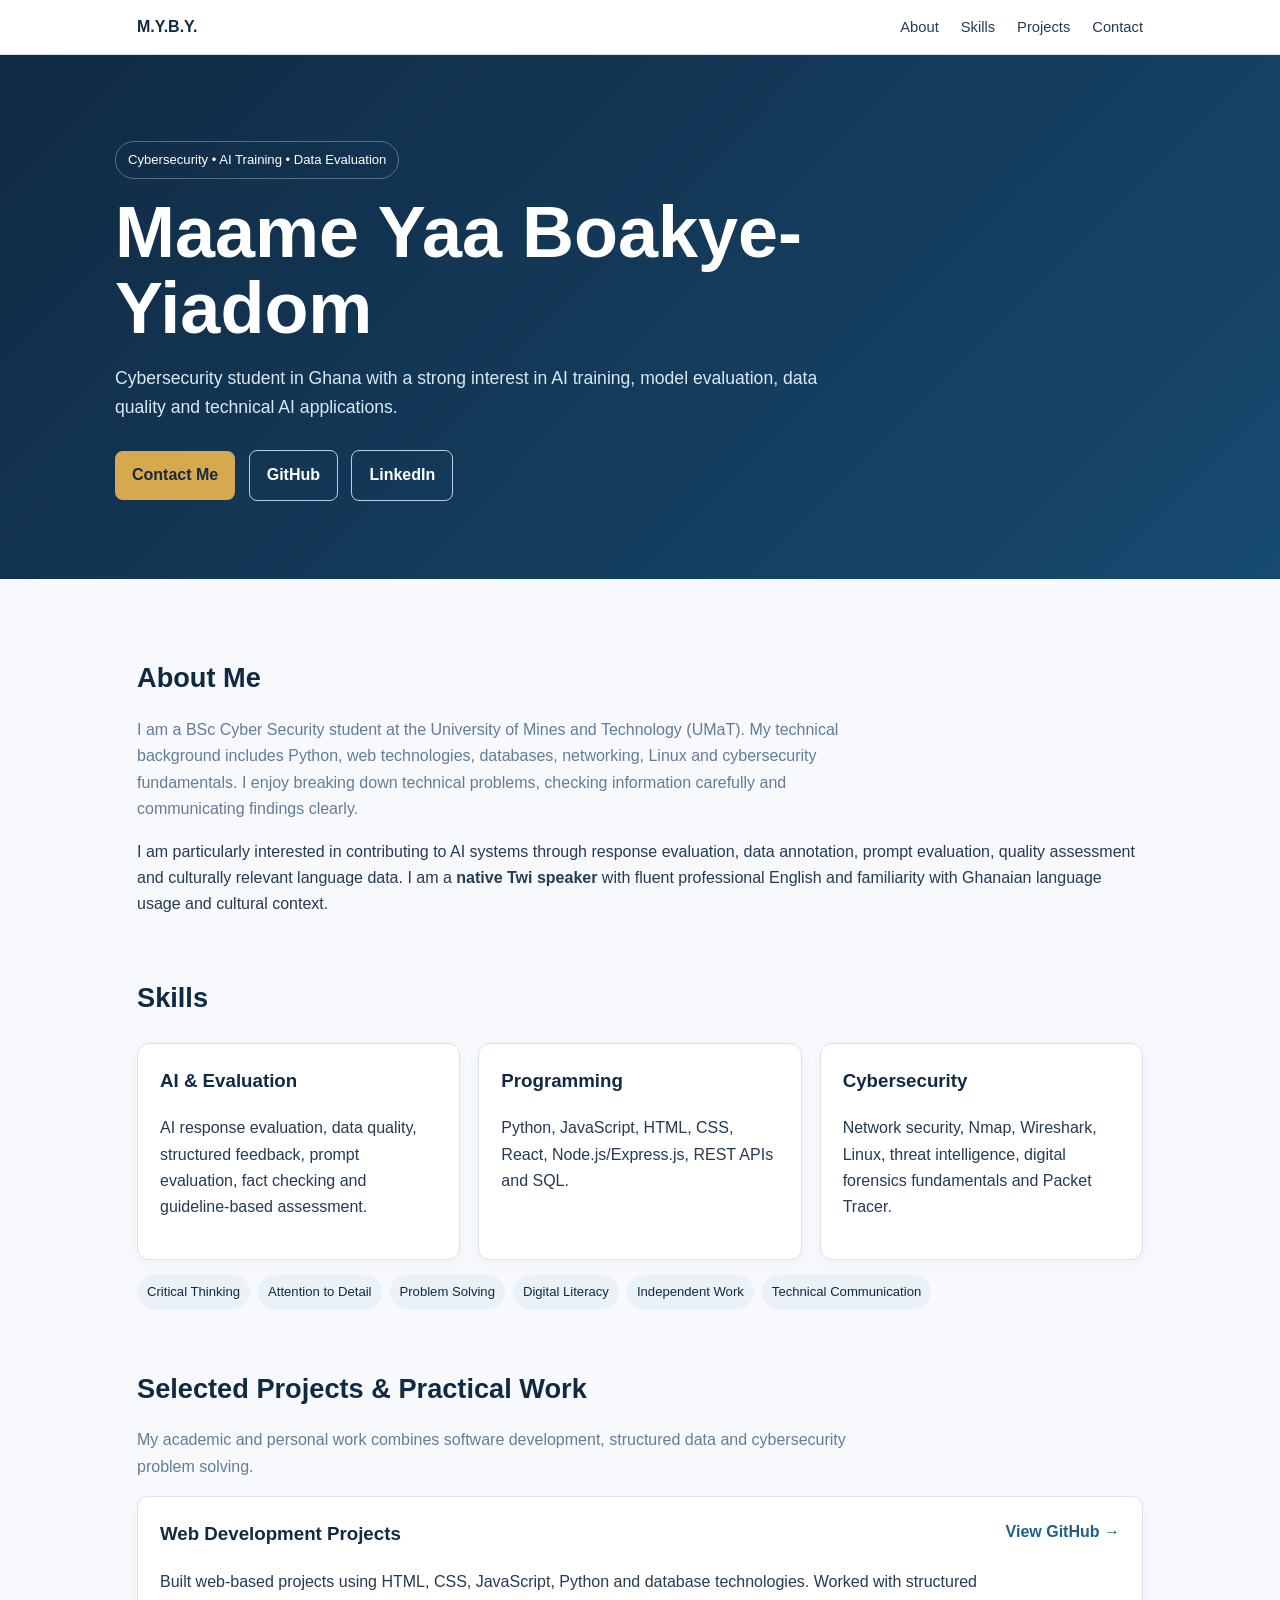
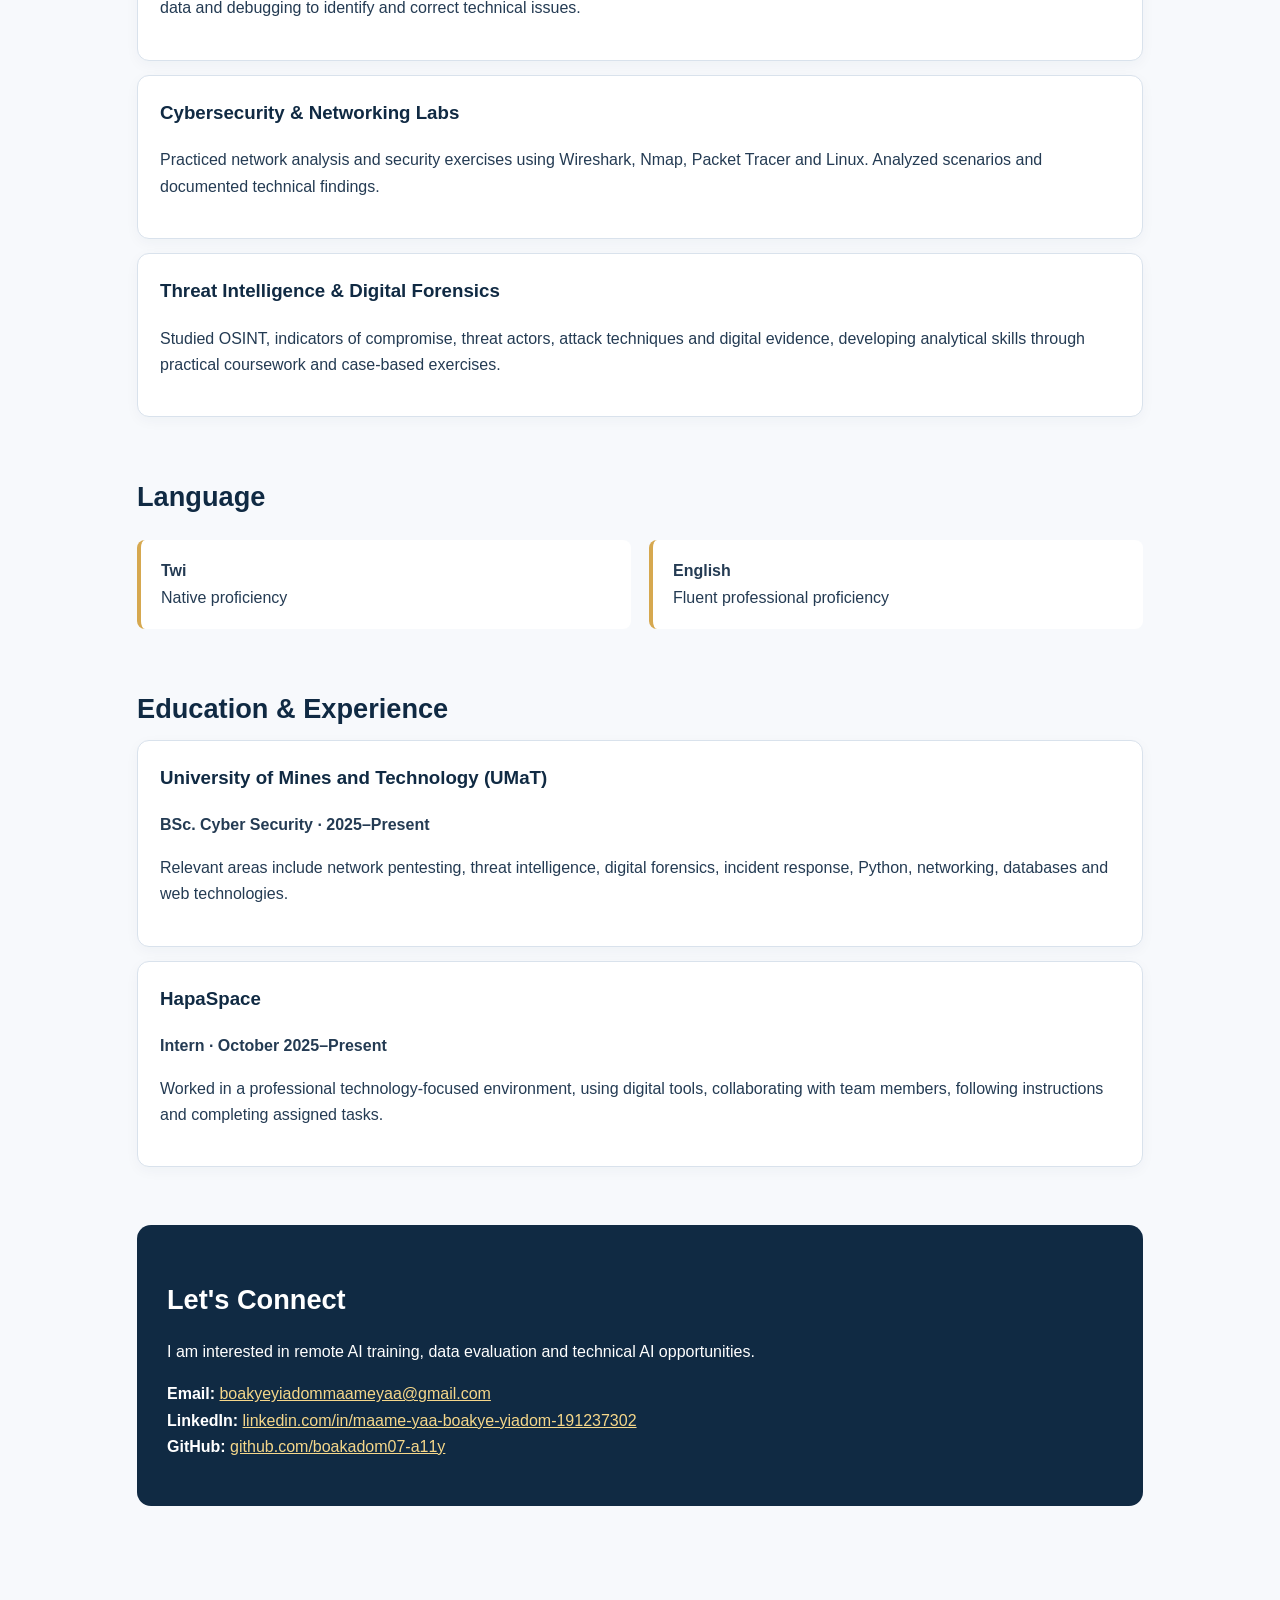
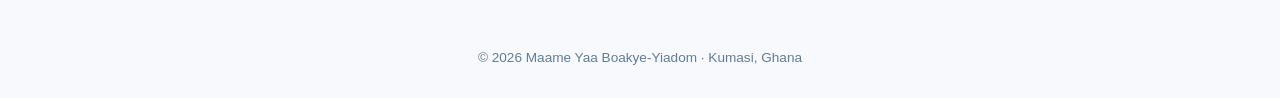
<file: my-portfolio/index.html>
<!DOCTYPE html>
<html lang="en">
<head>
<meta charset="UTF-8">
<meta name="viewport" content="width=device-width, initial-scale=1.0">
<meta name="description" content="Maame Yaa Boakye-Yiadom — Cybersecurity student interested in AI training, evaluation, data quality and technical AI applications.">
<title>Maame Yaa Boakye-Yiadom | AI Training & Cybersecurity</title>
<style>
:root{--navy:#102a43;--blue:#1f5f8b;--gold:#d6a84f;--ink:#243b53;--muted:#627d98;--bg:#f7f9fc;--white:#fff;--line:#d9e2ec}
*{box-sizing:border-box}html{scroll-behavior:smooth}body{margin:0;font-family:Inter,Segoe UI,Arial,sans-serif;color:var(--ink);background:var(--bg);line-height:1.65}
nav{position:sticky;top:0;z-index:10;background:rgba(255,255,255,.96);border-bottom:1px solid var(--line);backdrop-filter:blur(8px)}
.nav{max-width:1050px;margin:auto;padding:14px 22px;display:flex;justify-content:space-between;align-items:center}.brand{font-weight:800;color:var(--navy)}nav a{color:var(--ink);text-decoration:none;margin-left:22px;font-size:.92rem}
.hero{background:linear-gradient(135deg,var(--navy),#174a70);color:white;padding:86px 22px 78px}.hero-inner{max-width:1050px;margin:auto}
.badge{display:inline-block;border:1px solid rgba(255,255,255,.3);padding:7px 12px;border-radius:999px;font-size:.82rem;margin-bottom:16px}
h1{font-size:clamp(2.3rem,6vw,4.5rem);line-height:1.05;margin:0 0 18px;max-width:800px} .hero p{font-size:1.1rem;max-width:720px;color:#d9e8f3}
.buttons{margin-top:28px}.btn{display:inline-block;padding:11px 17px;border-radius:8px;text-decoration:none;font-weight:700;margin-right:9px}.primary{background:var(--gold);color:#172b3a}.secondary{border:1px solid #b9d0e2;color:white}
main{max-width:1050px;margin:auto;padding:55px 22px}section{margin-bottom:58px}h2{font-size:1.7rem;color:var(--navy);margin-bottom:8px}.lead{color:var(--muted);max-width:760px}
.grid{display:grid;grid-template-columns:repeat(3,1fr);gap:18px;margin-top:22px}.card{background:white;border:1px solid var(--line);border-radius:12px;padding:22px;box-shadow:0 4px 14px rgba(16,42,67,.04)}.card h3{margin-top:0;color:var(--navy)}
.tags{display:flex;flex-wrap:wrap;gap:8px;margin-top:15px}.tag{background:#eaf2f8;color:var(--navy);padding:6px 10px;border-radius:999px;font-size:.82rem}
.project{display:flex;justify-content:space-between;gap:20px;align-items:flex-start}.project a{color:var(--blue);font-weight:700;text-decoration:none;white-space:nowrap}
.lang{display:grid;grid-template-columns:1fr 1fr;gap:18px;margin-top:20px}.lang div{background:white;border-left:4px solid var(--gold);padding:18px 20px;border-radius:8px}
.contact{background:var(--navy);color:white;border-radius:14px;padding:30px}.contact h2{color:white}.contact a{color:#f5d78a}
footer{text-align:center;padding:28px;color:var(--muted);font-size:.85rem}
@media(max-width:720px){.grid,.lang{grid-template-columns:1fr}.project{display:block}.project a{display:inline-block;margin-top:8px}nav a{margin-left:10px}.nav{padding:12px 14px}}
</style>
</head>
<body>
<nav><div class="nav"><div class="brand">M.Y.B.Y.</div><div><a href="#about">About</a><a href="#skills">Skills</a><a href="#projects">Projects</a><a href="#contact">Contact</a></div></div></nav>

<header class="hero">
<div class="hero-inner">
<span class="badge">Cybersecurity • AI Training • Data Evaluation</span>
<h1>Maame Yaa Boakye-Yiadom</h1>
<p>Cybersecurity student in Ghana with a strong interest in AI training, model evaluation, data quality and technical AI applications.</p>
<div class="buttons">
<a class="btn primary" href="mailto:boakyeyiadommaameyaa@gmail.com">Contact Me</a>
<a class="btn secondary" href="https://github.com/boakadom07-a11y" target="_blank">GitHub</a>
<a class="btn secondary" href="https://www.linkedin.com/in/maame-yaa-boakye-yiadom-191237302" target="_blank">LinkedIn</a>
</div>
</div>
</header>

<main>
<section id="about">
<h2>About Me</h2>
<p class="lead">I am a BSc Cyber Security student at the University of Mines and Technology (UMaT). My technical background includes Python, web technologies, databases, networking, Linux and cybersecurity fundamentals. I enjoy breaking down technical problems, checking information carefully and communicating findings clearly.</p>
<p>I am particularly interested in contributing to AI systems through response evaluation, data annotation, prompt evaluation, quality assessment and culturally relevant language data. I am a <strong>native Twi speaker</strong> with fluent professional English and familiarity with Ghanaian language usage and cultural context.</p>
</section>

<section id="skills">
<h2>Skills</h2>
<div class="grid">
<div class="card"><h3>AI & Evaluation</h3><p>AI response evaluation, data quality, structured feedback, prompt evaluation, fact checking and guideline-based assessment.</p></div>
<div class="card"><h3>Programming</h3><p>Python, JavaScript, HTML, CSS, React, Node.js/Express.js, REST APIs and SQL.</p></div>
<div class="card"><h3>Cybersecurity</h3><p>Network security, Nmap, Wireshark, Linux, threat intelligence, digital forensics fundamentals and Packet Tracer.</p></div>
</div>
<div class="tags"><span class="tag">Critical Thinking</span><span class="tag">Attention to Detail</span><span class="tag">Problem Solving</span><span class="tag">Digital Literacy</span><span class="tag">Independent Work</span><span class="tag">Technical Communication</span></div>
</section>

<section id="projects">
<h2>Selected Projects & Practical Work</h2>
<p class="lead">My academic and personal work combines software development, structured data and cybersecurity problem solving.</p>
<div class="card project"><div><h3>Web Development Projects</h3><p>Built web-based projects using HTML, CSS, JavaScript, Python and database technologies. Worked with structured data and debugging to identify and correct technical issues.</p></div><a href="https://github.com/boakadom07-a11y" target="_blank">View GitHub →</a></div>
<div style="height:14px"></div>
<div class="card project"><div><h3>Cybersecurity & Networking Labs</h3><p>Practiced network analysis and security exercises using Wireshark, Nmap, Packet Tracer and Linux. Analyzed scenarios and documented technical findings.</p></div></div>
<div style="height:14px"></div>
<div class="card"><h3>Threat Intelligence & Digital Forensics</h3><p>Studied OSINT, indicators of compromise, threat actors, attack techniques and digital evidence, developing analytical skills through practical coursework and case-based exercises.</p></div>
</section>

<section>
<h2>Language</h2>
<div class="lang"><div><strong>Twi</strong><br>Native proficiency</div><div><strong>English</strong><br>Fluent professional proficiency</div></div>
</section>

<section>
<h2>Education & Experience</h2>
<div class="card"><h3>University of Mines and Technology (UMaT)</h3><p><strong>BSc. Cyber Security · 2025–Present</strong></p><p>Relevant areas include network pentesting, threat intelligence, digital forensics, incident response, Python, networking, databases and web technologies.</p></div>
<div style="height:14px"></div>
<div class="card"><h3>HapaSpace</h3><p><strong>Intern · October 2025–Present</strong></p><p>Worked in a professional technology-focused environment, using digital tools, collaborating with team members, following instructions and completing assigned tasks.</p></div>
</section>

<section id="contact">
<div class="contact"><h2>Let's Connect</h2><p>I am interested in remote AI training, data evaluation and technical AI opportunities.</p><p><strong>Email:</strong> <a href="mailto:boakyeyiadommaameyaa@gmail.com">boakyeyiadommaameyaa@gmail.com</a><br>
<strong>LinkedIn:</strong> <a href="https://www.linkedin.com/in/maame-yaa-boakye-yiadom-191237302" target="_blank">linkedin.com/in/maame-yaa-boakye-yiadom-191237302</a><br>
<strong>GitHub:</strong> <a href="https://github.com/boakadom07-a11y" target="_blank">github.com/boakadom07-a11y</a></p></div>
</section>
</main>
<footer>© 2026 Maame Yaa Boakye-Yiadom · Kumasi, Ghana</footer>
</body>
</html>
</file>
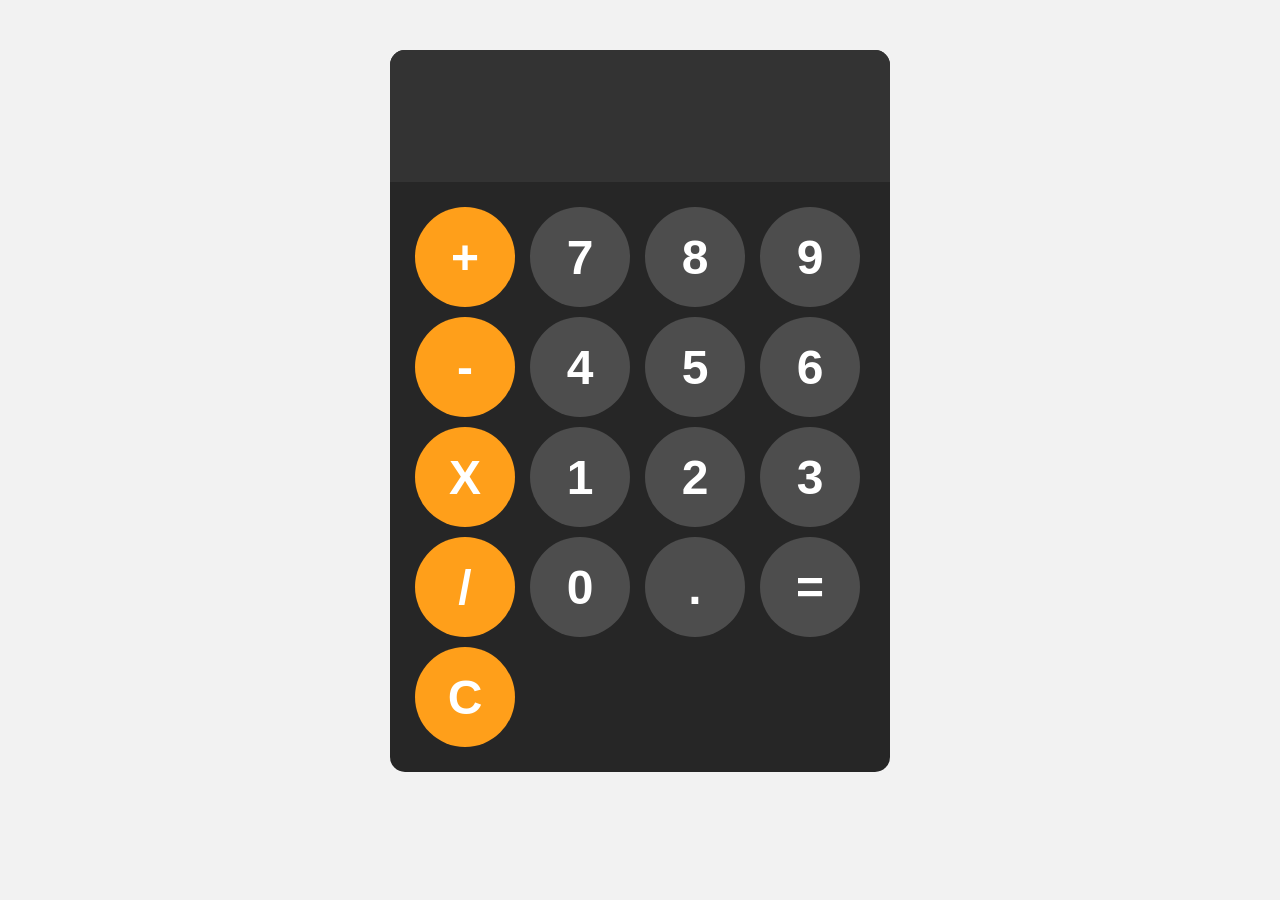
<file: calculator/calc.html>
<!DOCTYPE html>
<html lang="en">
<head>
    <meta charset="UTF-8">
    <meta name="viewport" content="width=device-width, initial-scale=1.0">
    <title>Document</title>
    <link rel="stylesheet" href="calc.css">
</head>
<body>
    <div id="calc">
        <input id="display" readonly>
        <div id="keys">
             <button onclick="appenddisplay('+')" class="opera">+</button>
             <button onclick="appenddisplay('7')">7</button>
             <button onclick="appenddisplay('8')">8</button>
             <button onclick="appenddisplay('9')">9</button>
             <button onclick="appenddisplay('-')" class="opera">-</button>
             <button onclick="appenddisplay('4')">4</button>
             <button onclick="appenddisplay('5')">5</button>
             <button onclick="appenddisplay('6')">6</button>
             <button onclick="appenddisplay('*')" class="opera">X</button>
             <button onclick="appenddisplay('1')">1</button>
             <button onclick="appenddisplay('2')">2</button>
             <button onclick="appenddisplay('3')">3</button>
             <button onclick="appenddisplay('/')" class="opera">/</button>
            <button onclick="appenddisplay('0')">0</button>
             <button onclick="appenddisplay('.')">.</button>
             <button onclick="calculate()">=</button>
             <button onclick="cleardisplay()" class="opera">C</button>
        </div>
    </div>
    <script src="calc.js"></script>
</body>
</html>
</file>
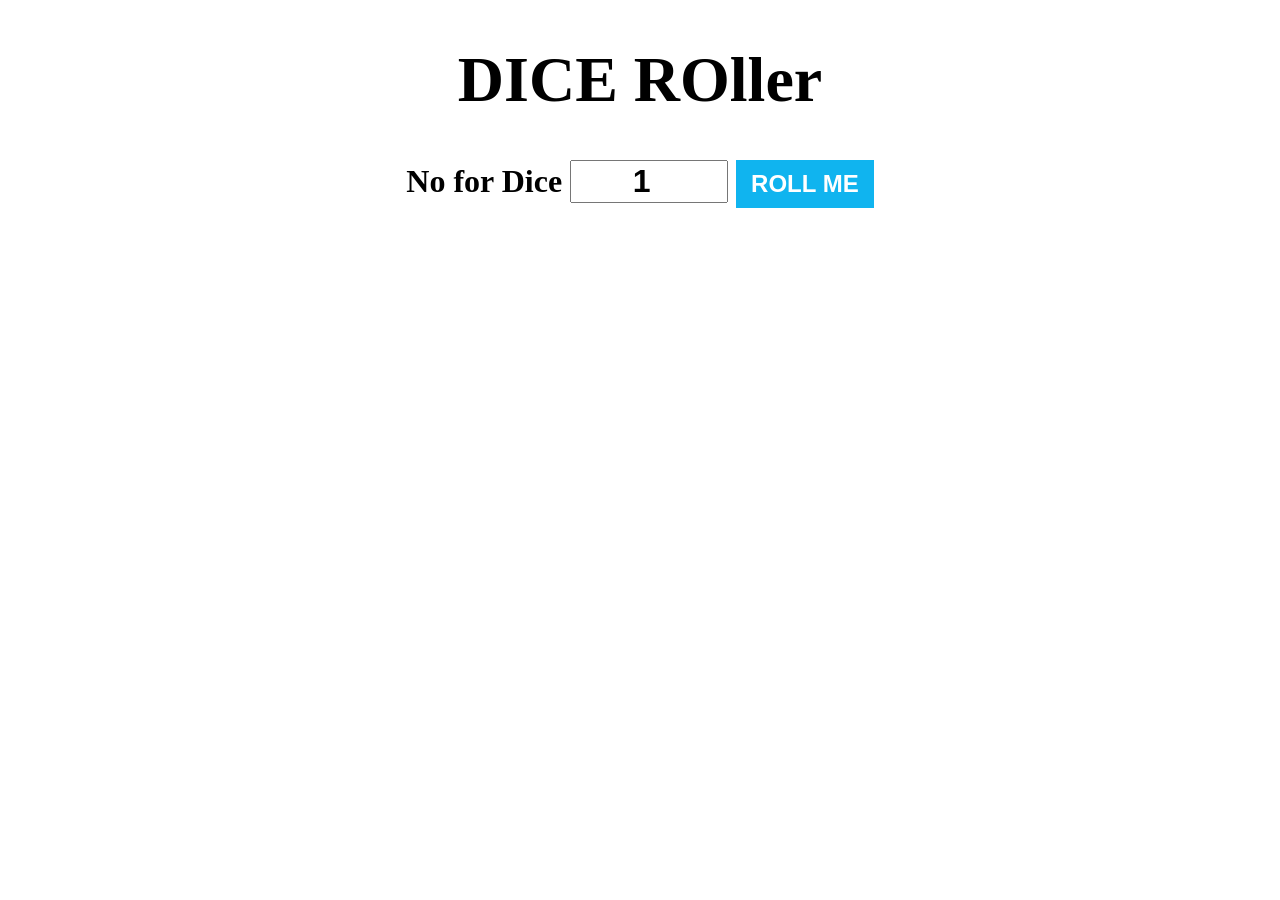
<file: dice game/dice.html>
<!DOCTYPE html>
<html lang="en">
<head>
    <meta charset="UTF-8">
    <meta name="viewport" content="width=device-width, initial-scale=1.0">
    <title>Document</title>
    <link rel="stylesheet" href="dice.css">
</head>
<body>
    <div id="container">
        <h1>DICE ROller</h1>
        <label>No for Dice</label>
        <input type="number" value="1" min="1"  id="noofdice">
        <button id="butroll"onclick=Rolldice()>ROLL ME</button>
        <div id="result"></div>
        <div id="diceimage"></div>
        
        <script src="dice.js"></script>
    </div>
</body>
</html>
</file>
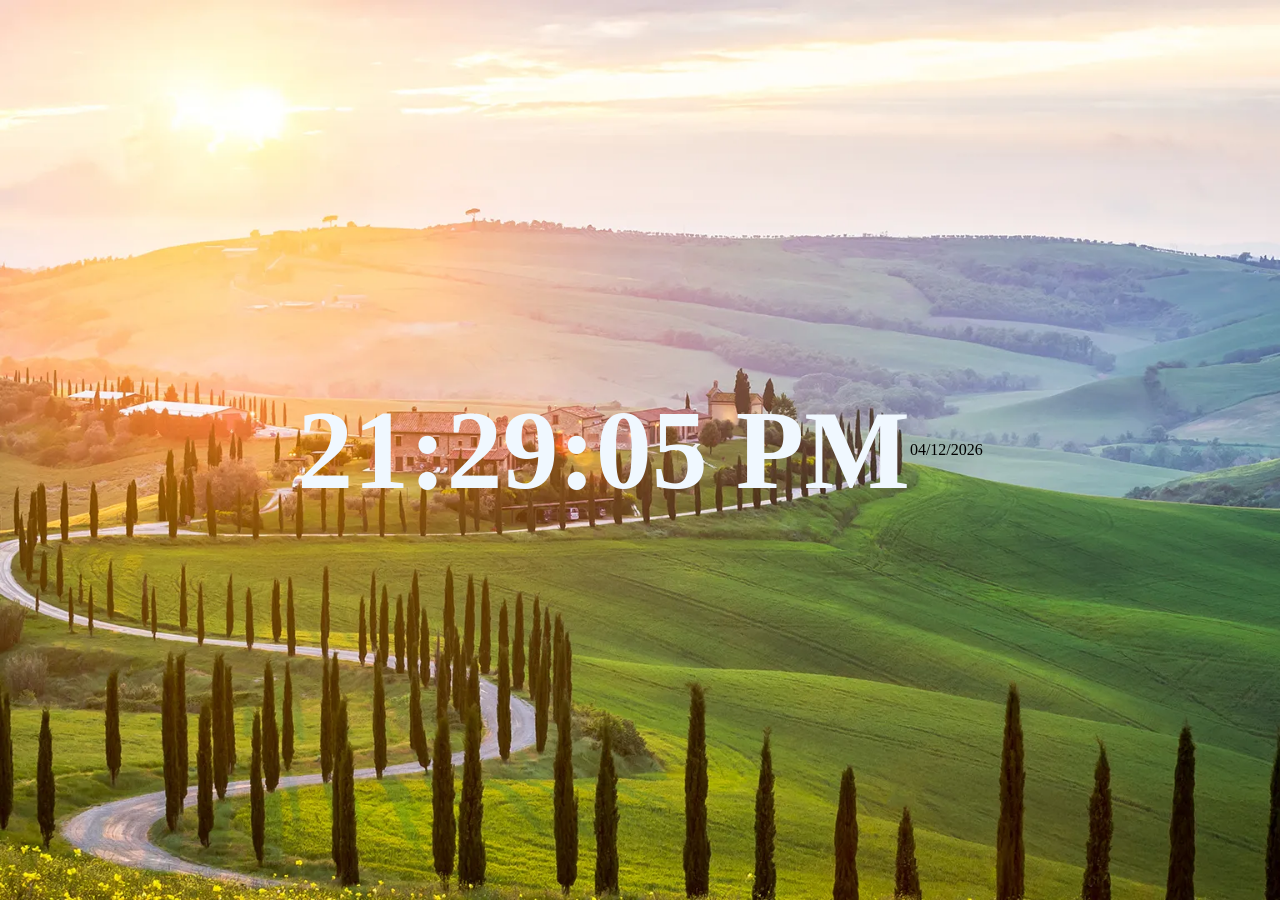
<file: digitalclock/digital.html>
<!DOCTYPE html>
<html lang="en">
<head>
    <meta charset="UTF-8">
    <meta name="viewport" content="width=device-width, initial-scale=1.0">
    <title>Document</title>
    <link rel="stylesheet" href="diigital.css">
</head>
<body>
    <div id="left"></div>
    <div id="right"></div>
    <div id="clock-container">
        <div id="clock">00:00:00</div>
            <div id="date">00/00/00</div>
    </div>

    

    <script src="digital.js"></script>
</body>
</html>
</file>
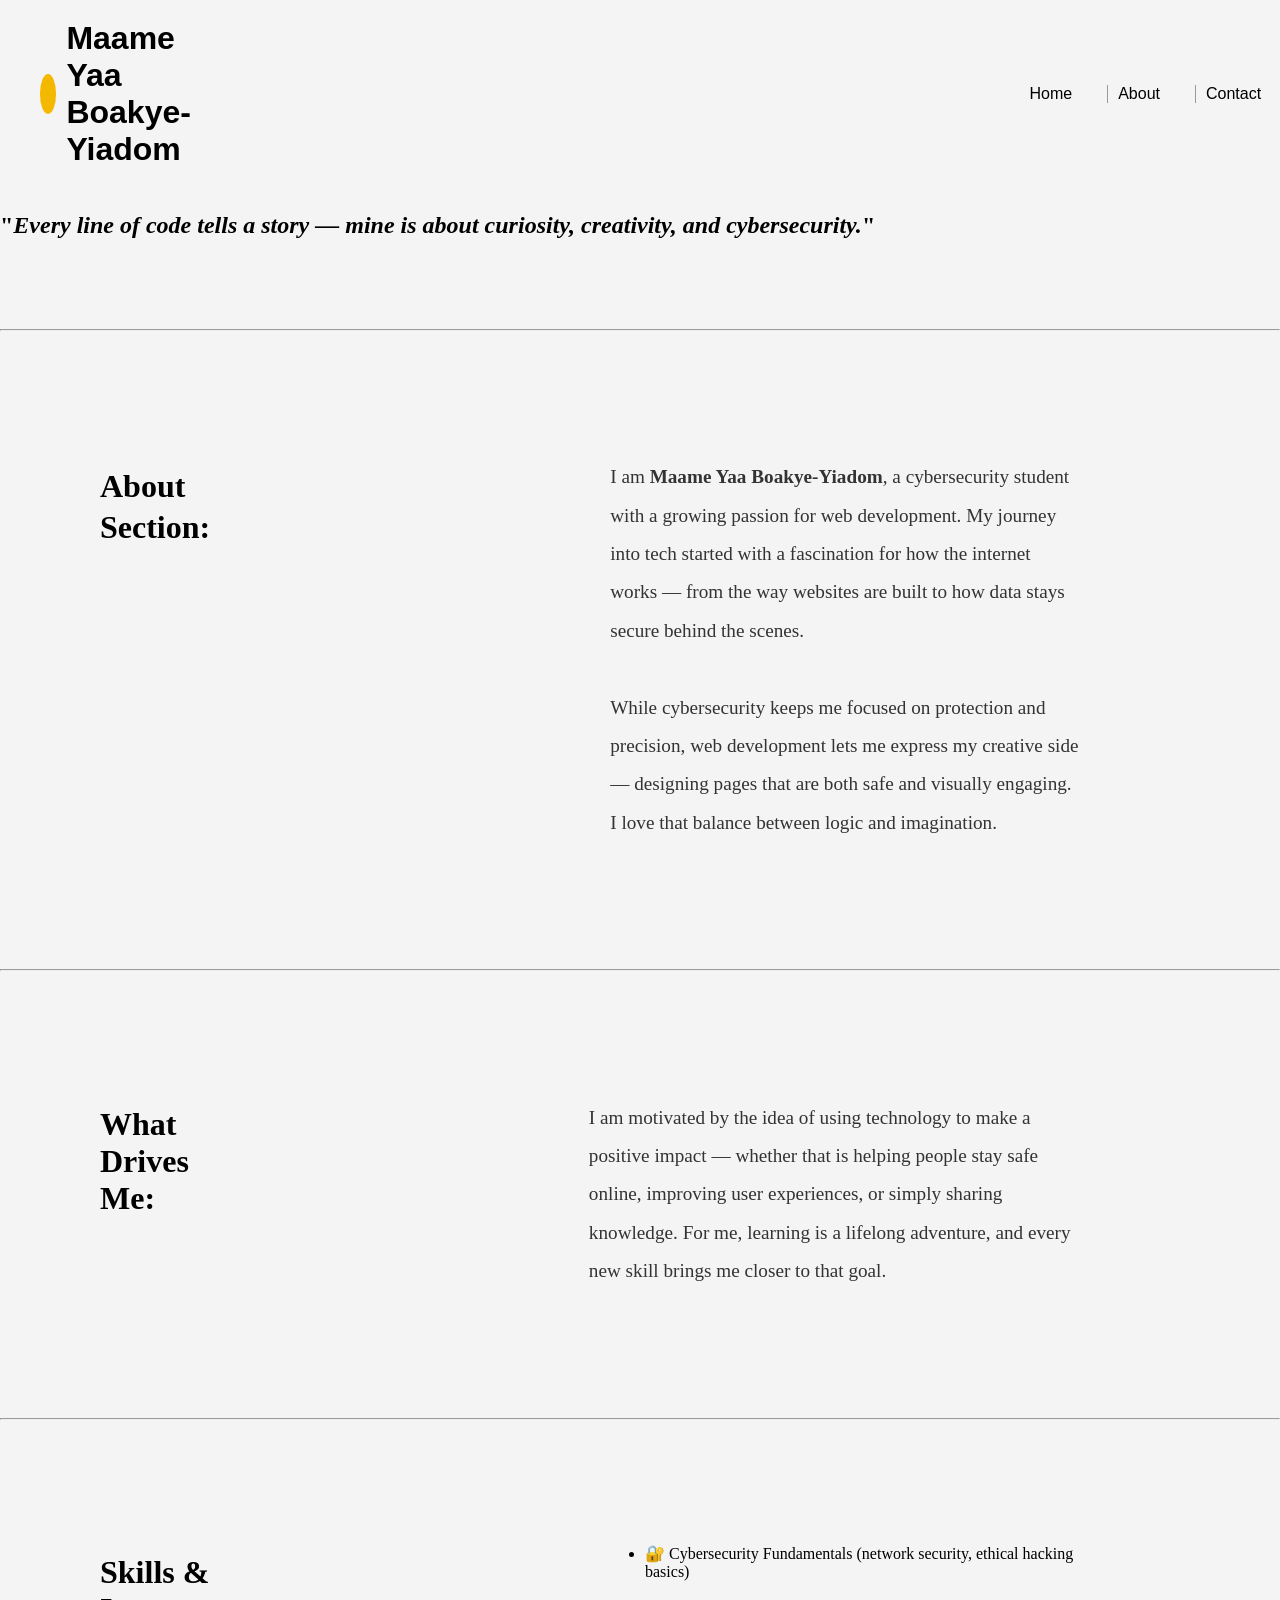
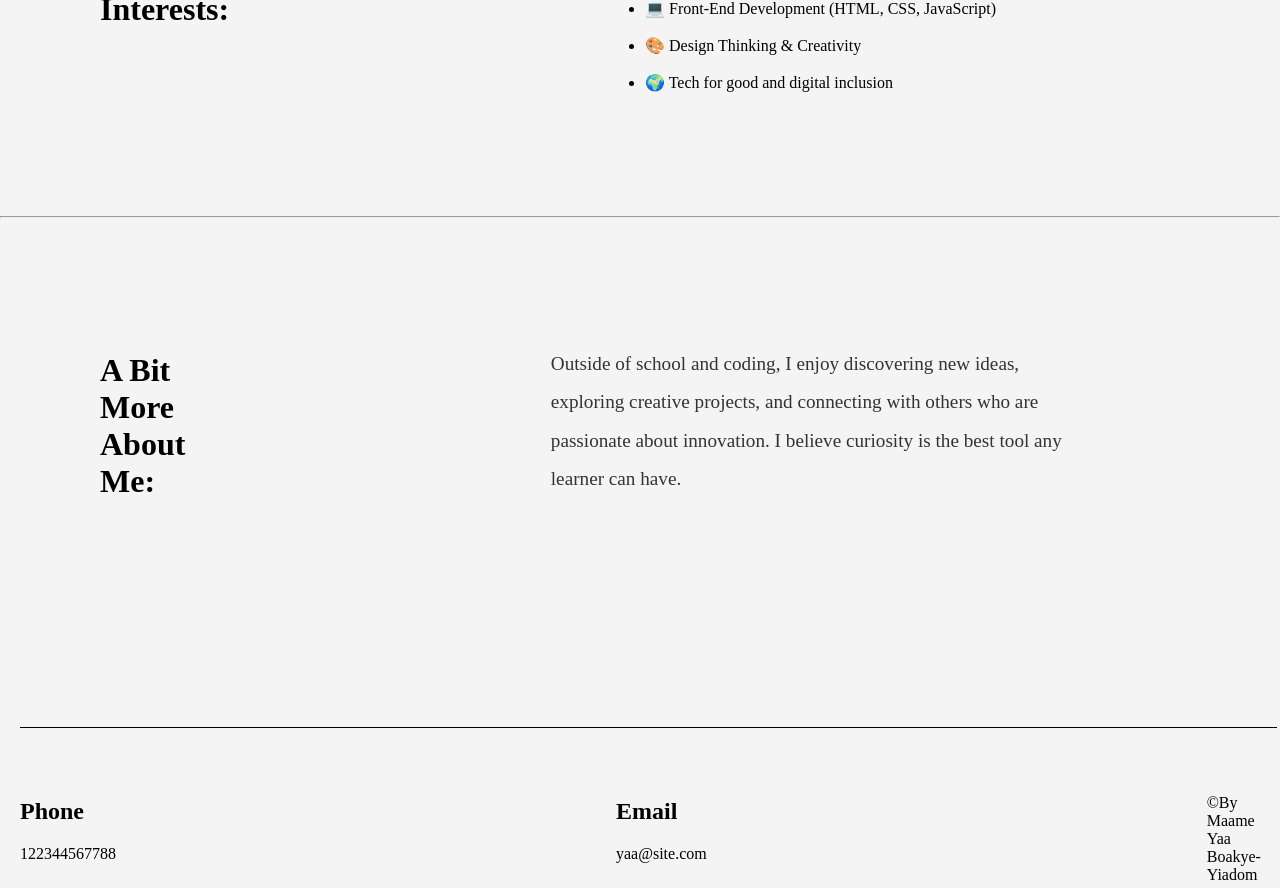
<file: projectassign/about.html>
<!DOCTYPE html>
<html lang="en">
<head>
    <meta charset="UTF-8">
    <meta name="viewport" content="width=device-width, initial-scale=1.0">
    <title>About Me</title>
    <link rel="stylesheet" href="about.css">
</head>
<body>
    <div>
       <header>
        <div class="firstnav">
            <span class="dot"></span>
            <h1 id="web" >Maame Yaa Boakye-Yiadom</h1>
        </div>
        <nav class="navlink">
            <a href="home.html">Home</a>
            <a href="about.html" >About</a>
            <a href="contact.html" >Contact</a>
        </nav>
       </header>
       <main>
            <p class="quote">"<i>Every line of code tells a story — mine is about curiosity, creativity, and cybersecurity.</i>"</p>
            <hr>
            <div class="about first">
                <h2>About Section:</h2>
                <p>I am <strong>Maame Yaa Boakye-Yiadom</strong>, 
                    a cybersecurity student with a growing passion for web development. 
                    My journey into tech started with a fascination for how the internet works — 
                    from the way websites are built to how data stays secure behind the scenes.
                    <br><br>
                    While cybersecurity keeps me focused on protection and precision, 
                    web development lets me express my creative side — 
                    designing pages that are both safe and visually engaging. 
                    I love that balance between logic and imagination.
                </p>
            </div>
            <hr>
            <div class="about second">
                <h2>What Drives Me:</h2>
                <p>I am motivated by the idea of using technology to make a positive impact — 
                    whether that is helping people stay safe online, improving user experiences, 
                    or simply sharing knowledge.
                     For me, learning is a lifelong adventure, and every new skill brings me closer to that goal.
                </p>
            </div>
            <hr>
            <div class="about third">
                <h2>Skills & Interests:</h2>
                <ul>
                    <li>🔐 Cybersecurity Fundamentals (network security, ethical hacking basics)</li><br>
                    <li>💻 Front-End Development (HTML, CSS, JavaScript)</li><br>
                    <li>🎨 Design Thinking & Creativity</li><br>
                    <li>🌍 Tech for good and digital inclusion</li>
                </ul>
            </div>
            <hr>
            <div class="about fourth">
                    <h2>A Bit More About Me:</h2>
                    <p>
                        Outside of school and coding, I enjoy discovering new ideas,
                        exploring creative projects, and connecting with others who are passionate about innovation.
                        I believe curiosity is the best tool any learner can have.
                    </p>
            </div>
        </main>
         <footer>
             <div>
                <h2>Phone</h2>
                <p>122344567788</p>
            </div>
            <div>
                <h2>Email</h2>
                <p>yaa@site.com</p>
            </div>
            <div>
                <p>&copy;By Maame Yaa Boakye-Yiadom</p>
            </div>
        </footer>
    </div>
</body>
</html>
</file>
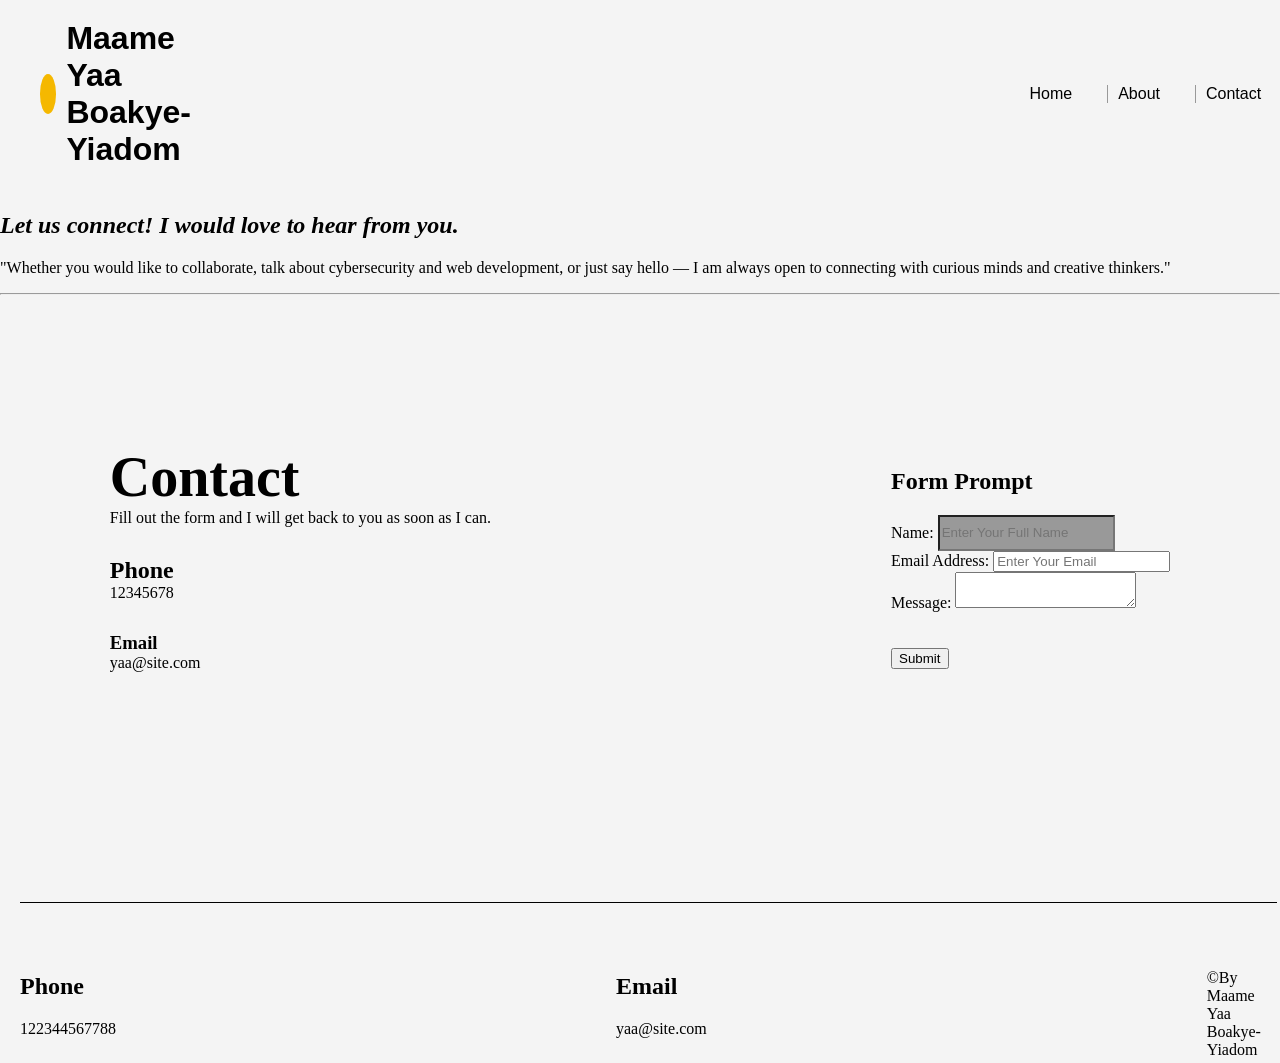
<file: projectassign/contact.html>
<!DOCTYPE html>
<html lang="en">
<head>
    <meta charset="UTF-8">
    <meta name="viewport" content="width=device-width, initial-scale=1.0">
    <title>Contact Info</title>
    <link rel="stylesheet" href="contact.css">
</head>
<body>
    <div>
        <header>
        <div class="firstnav">
            <span class="dot"></span>
            <h1 id="web" >Maame Yaa Boakye-Yiadom</h1>
        </div>
        <nav class="navlink">
            <a href="home.html">Home</a>
            <a href="about.html" >About</a>
            <a href="contact.html" >Contact</a>
        </nav>
       </header> 
       <p class="quote"><i>Let us connect! I would love to hear from you.</i></p>
       <p class="simp">"Whether you would like to collaborate, talk about cybersecurity and web development, or just say hello — 
        I am always open to connecting with curious minds and creative thinkers."
    </p>
    <hr>
    <div class="form">
        <div class="info">
            <h2 class="contact">Contact</h2>
            <p>Fill out the form and I will get back to you as soon as I can.</p>
            <h2 class="phone">Phone</h2>
            <p>12345678</p>
            <h3 class="email">Email</h3>
            <p>yaa@site.com</p>
        </div>
        <div class="formforms">
            <h2>Form Prompt</h2>
            <div class="firstform">
                <div class="nameform">
                    <label for="name">Name:</label>
                    <input type="text" placeholder="Enter Your Full Name" id="name">
                </div>
                <div class="emailform">
                    <label for="name">Email Address:</label>
                    <input type="email" placeholder="Enter Your Email">
                </div>
            </div>
            <div class="messageform">
                <label for="name">Message:</label>
                <textarea name="Message" id="Messagebox"></textarea>
            </div>
            <br><br>
            <button id="sub" onclick="submit()">Submit</button>
            <p id="result"></p>
        </div>
    </div>
     <footer>
             <div>
                <h2>Phone</h2>
                <p>122344567788</p>
            </div>
            <div>
                <h2>Email</h2>
                <p>yaa@site.com</p>
            </div>
            <div>
                <p>&copy;By Maame Yaa Boakye-Yiadom</p>
            </div>
        </footer>

    </div>
    <script src="project.js"></script>
</body>
</html>
</file>
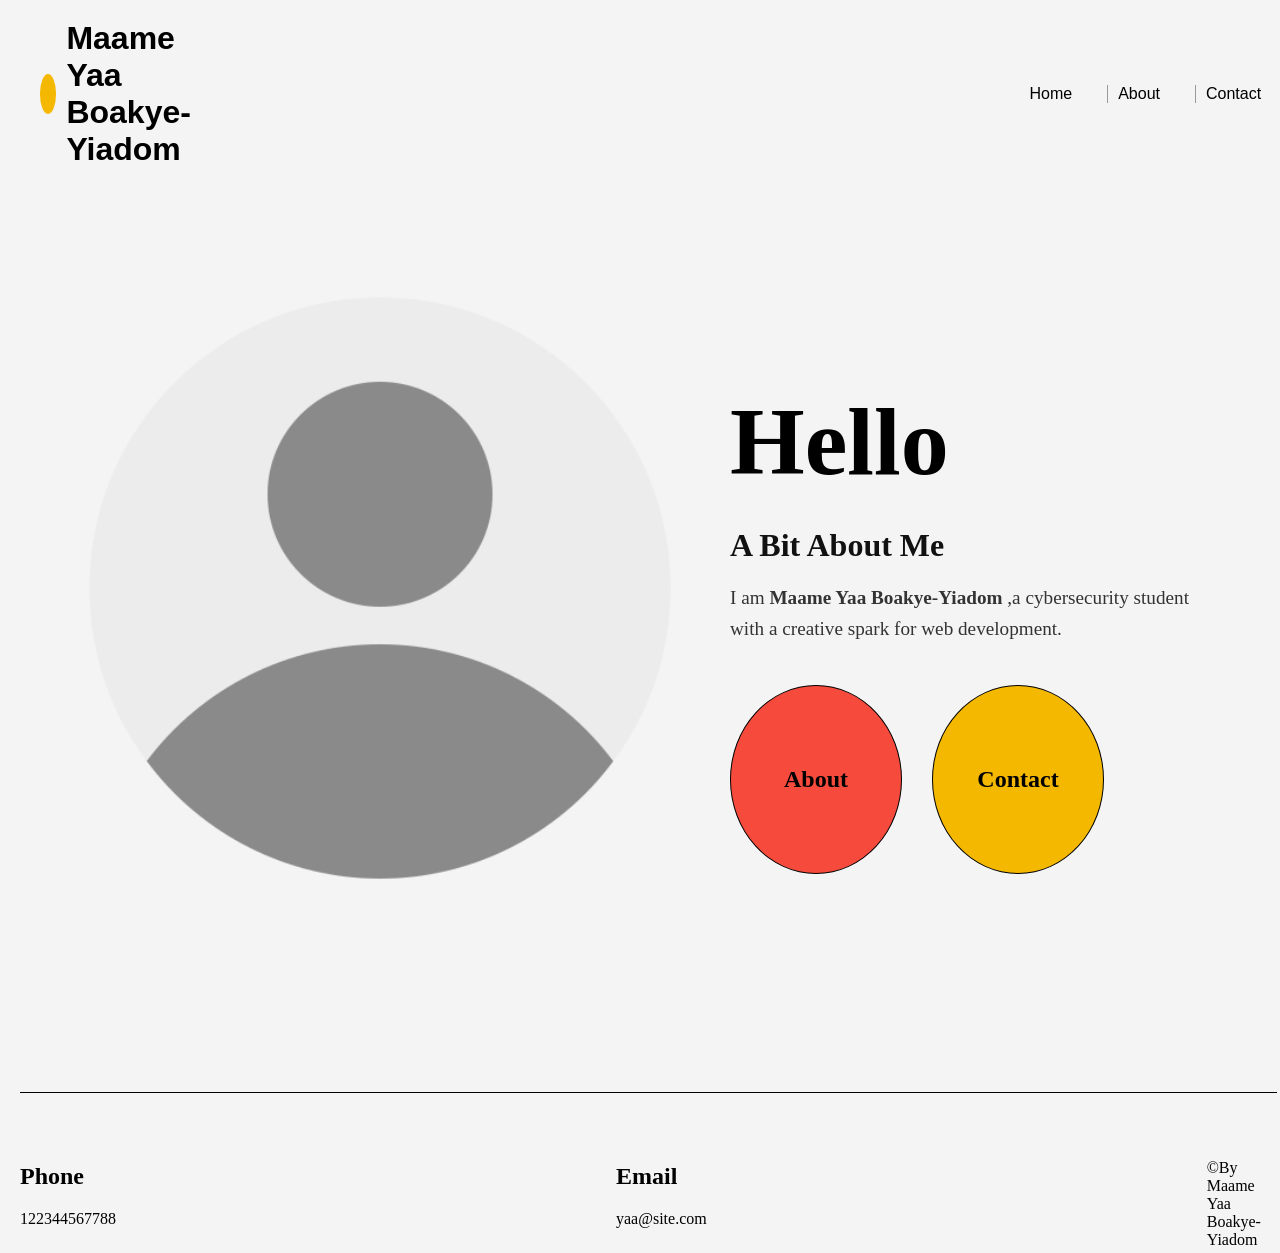
<file: projectassign/home.html>
<!DOCTYPE html>
<html lang="en">
<head>
    <meta charset="UTF-8">
    <meta name="viewport" content="width=device-width, initial-scale=1.0">
    <title>MySelf</title>
    <link rel="stylesheet" href="home.css">
</head>
<body>
    <div>
       <header>
        <div class="firstnav">
            <span class="dot"></span>
            <h1 id="web" >Maame Yaa Boakye-Yiadom</h1>
        </div>
        <nav class="navlink">
            <a href="home.html">Home</a>
            <a href="about.html" >About</a>
            <a href="contact.html" >Contact</a>
        </nav>
       </header>
       <section class="first">
        <div class="image">
            <img src="./images/profile.png" alt="My Profile Pic">
        </div>
            <div class="sent">
                <div class="alil">
                    <h1>Hello</h1>
                    <h2>A Bit About Me</h2>
                    <p>
                        I am <strong>Maame Yaa Boakye-Yiadom</strong>
                    ,a cybersecurity student
                    with a creative spark for web development.
                </p>
                </div>
            <div class="introbuttons">
                <a href="about.html">About</a>
                <a href="contact.html" class="sec">Contact</a>
            </div>
        </div>
        </section>
        <!-- <main>
            <div>
              <h2> Introduction</h2>
                <p>
                    I love exploring the intersection of security and creativity. 
                    As a cybersecurity student, I am fascinated by how technology protects the digital world
                    — but I also enjoy building beautiful, user-friendly websites that make the web a better place. 
                    My goal is to blend safety and style, creating online experiences that are both secure and inspiring.
                </p>
            </div>
            <div>
                <h2>What I Do:</h2>
                <ul>
                    <li>
                       🔒 <strong>Cybersecurity Enthusiast:</strong>
                       Learning how to defend networks and protect data in an ever-evolving digital landscape. 
                    </li>
                    <br>
                    <li>
                        💻<strong> Web Developer-in-Training:</strong>
                        Experimenting with HTML, CSS, and JavaScript to bring ideas to life online.
                    </li>
                    <br>
                    <li>
                       🌱<strong> Continuous Learner:</strong>
                        Always exploring new tools, frameworks, and creative ways to grow in tech. 
                    </li>
                </ul>
            </div>
            <div>
                <h2>Hobbies:</h2>
                <p>
                    When I am not coding or studying security protocols, you will probably find me exploring design ideas, 
                    trying out new apps, or learning something totally random just for fun.
                     I believe every project is a chance to learn and make something meaningful.
                </p> -->
                <!-- <h2>Call to Action</h2>
                <p>
                    👉 Want to know more about my journey?
                     Visit my <a href="about.html">About Me</a> page.
                     <br>
                    📬 Have a project or idea to share?
                     Head to the <a href="contact.html">Contact</a>
                    page — I would love to connect!
                </p>
            </div> -->
        <!-- </main> -->
        <footer>
             <div>
                <h2>Phone</h2>
                <p>122344567788</p>
            </div>
            <div>
                <h2>Email</h2>
                <p>yaa@site.com</p>
            </div>
            <div>
                <p>&copy;By Maame Yaa Boakye-Yiadom</p>
            </div>
        </footer>
    </div>
    <script src="project.js"></script>
</body>
</html>
</file>
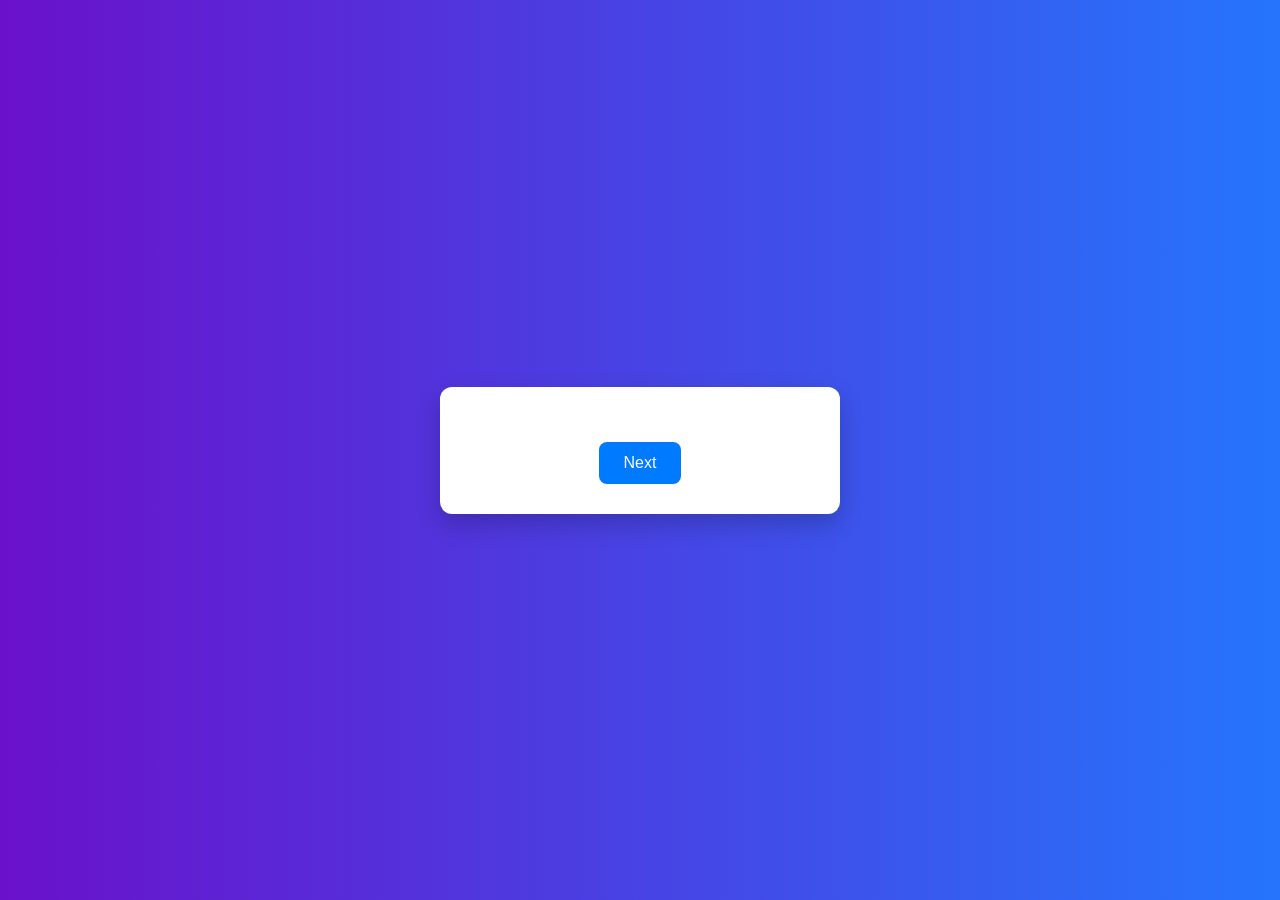
<file: quiz/quiz.html>
<!DOCTYPE html>
<html lang="en">
<head>
    <meta charset="UTF-8">
    <meta name="viewport" content="width=device-width, initial-scale=1.0">
    <title>Document</title>
    <link rel="stylesheet" href="quiz.css">
</head>
<body>
    <div id="quiz-container">
        <!-- <h2 id="question">Question text here</h2>
        <div id="answer-buttons" class="btn-container"></div> -->
        <button id="next-btn">Start</button>
    </div>
    <script type="module" src="quiz.js"></script>
</body>
</html>
</file>
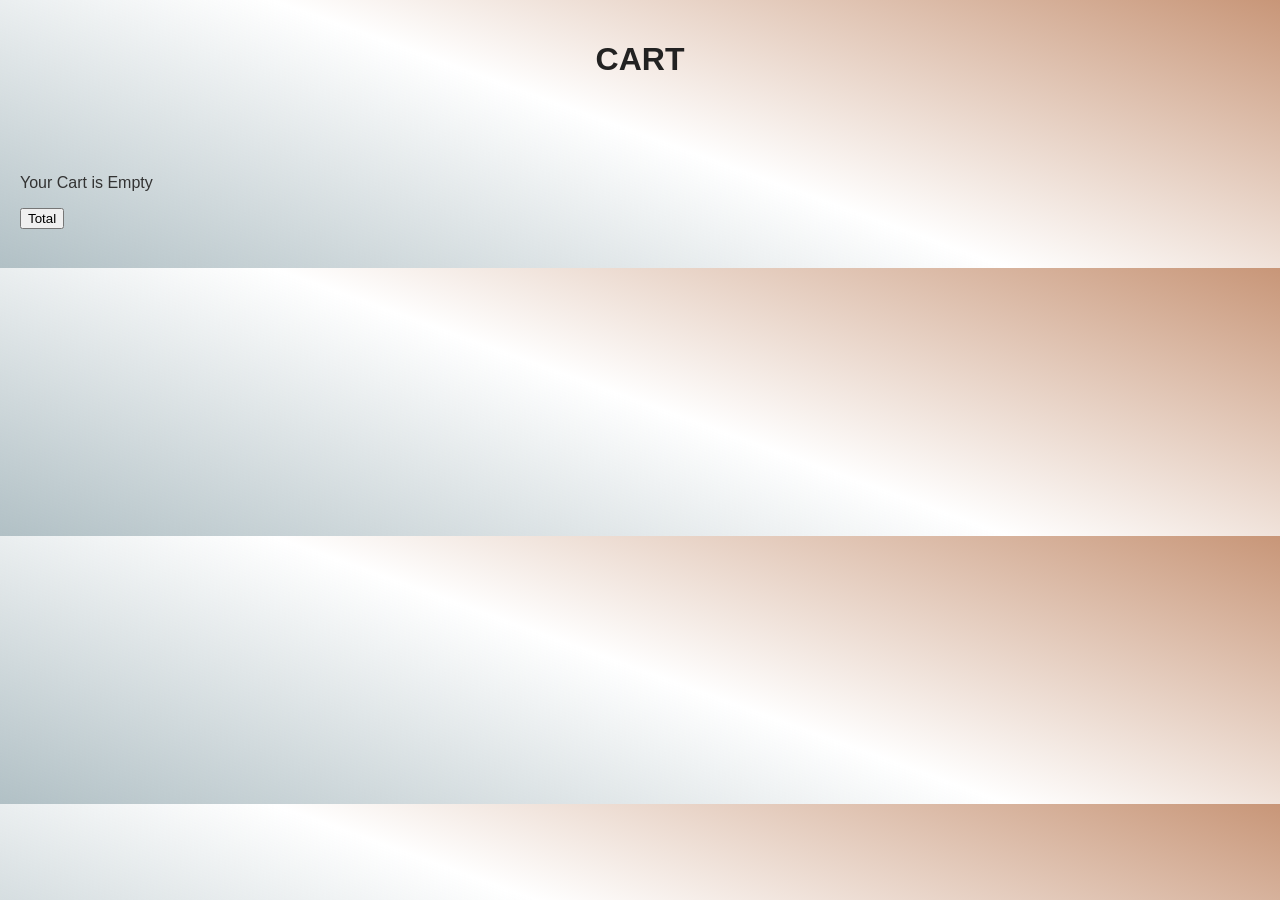
<file: shopping/cart.html>
<!DOCTYPE html>
<html lang="en">
<head>
    <meta charset="UTF-8">
    <meta name="viewport" content="width=device-width, initial-scale=1.0">
    <title>Document</title>
    <link rel="stylesheet" href="shop.css">
</head>
<body>
     <H1>CART</H1>
    <header>
        <nav>
            <a href="shop.html" class="navlinks">Shop</a>
            <a href="cart.html" class="navlinks">Cart</a>
        </nav>
    </header>
    <div id="cartdiv"></div>
    <button id="show">Total</button>
    <h3 id="total"></h3>
    <script type="module" src="new.js"></script>
</body>
</html>
</file>
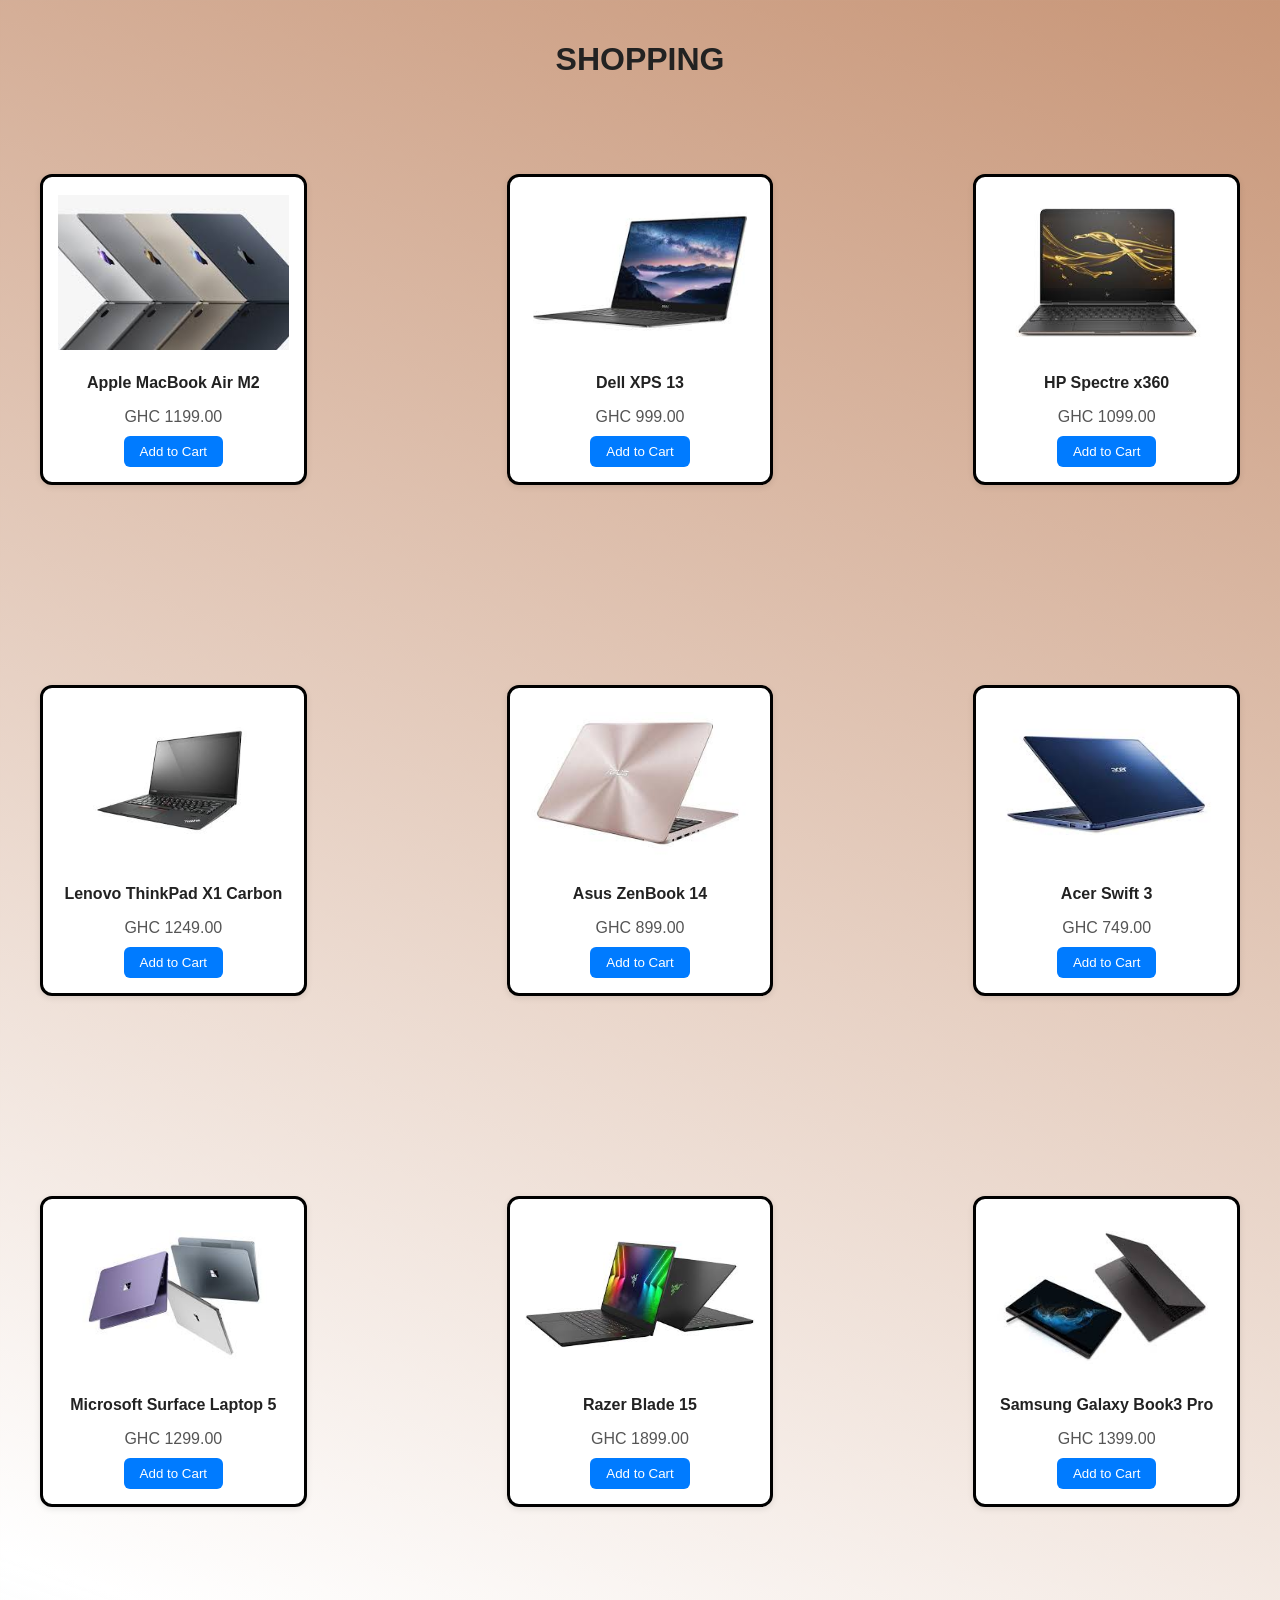
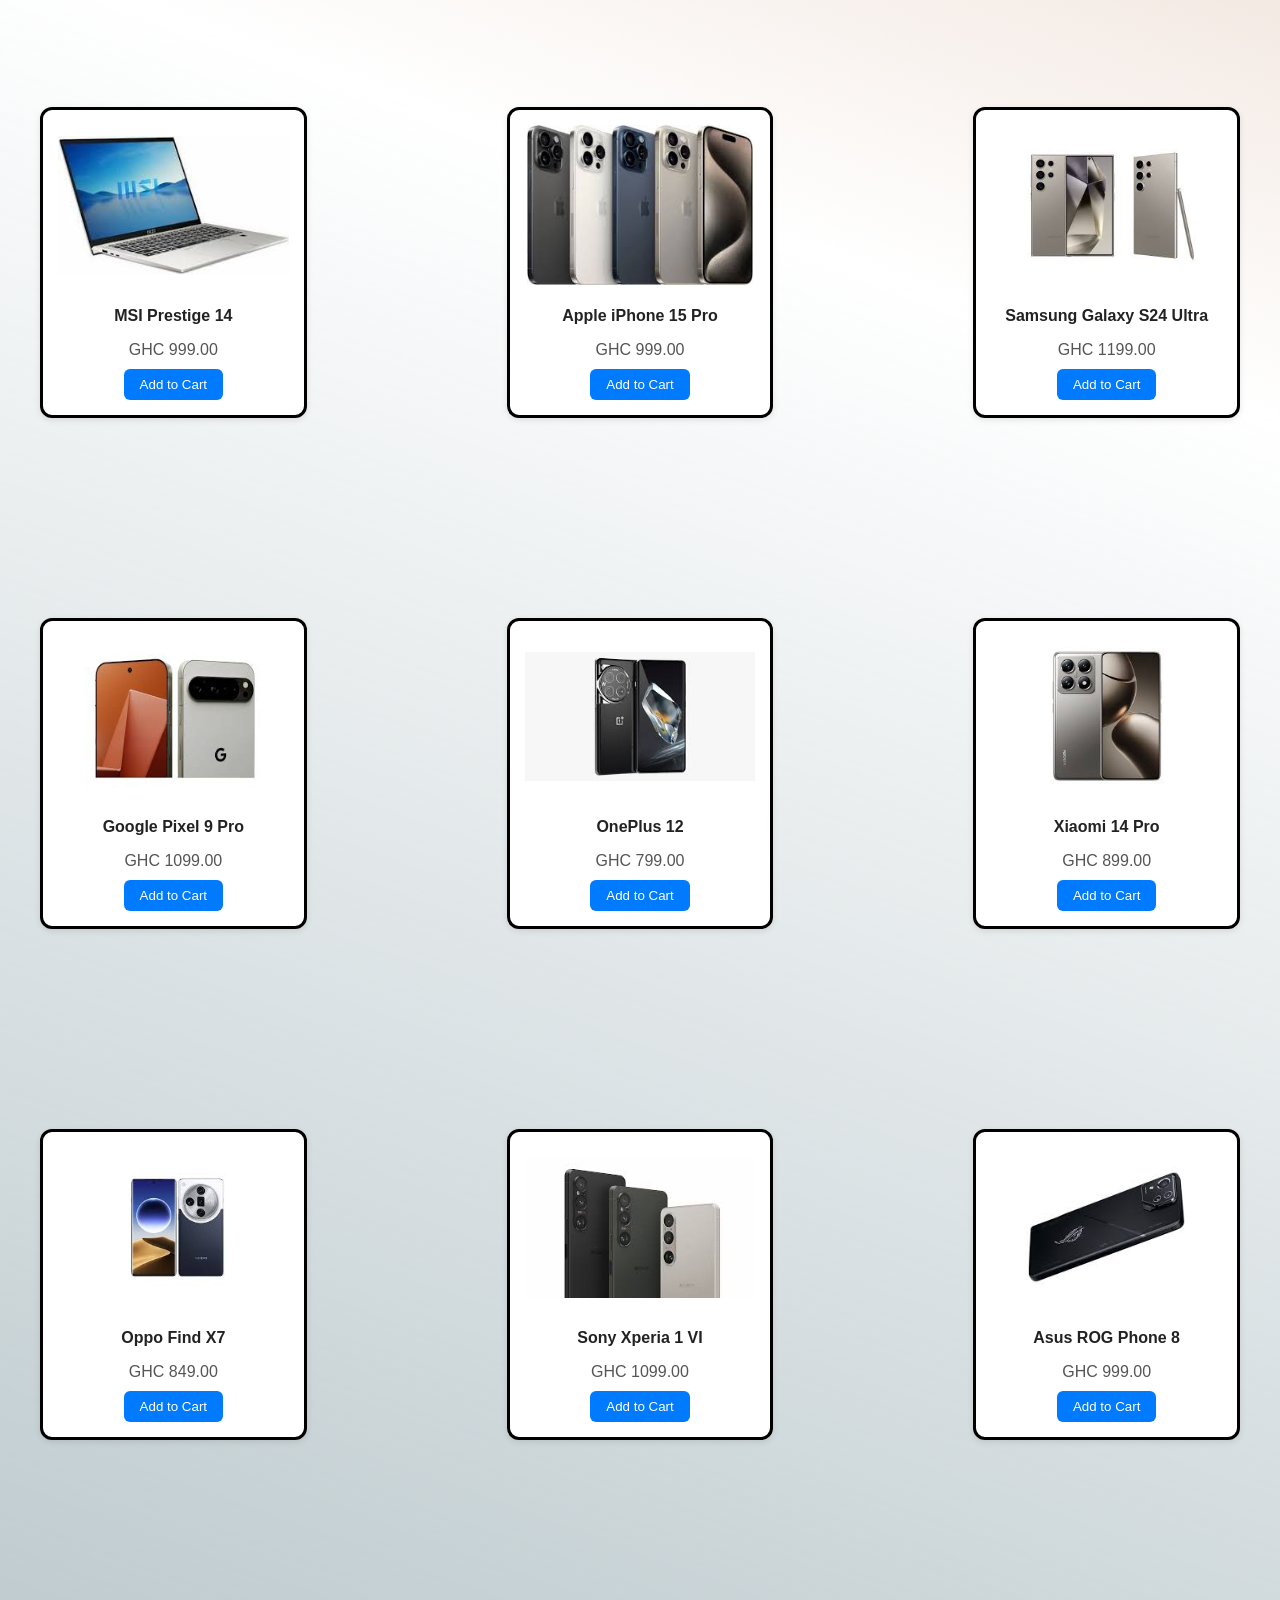
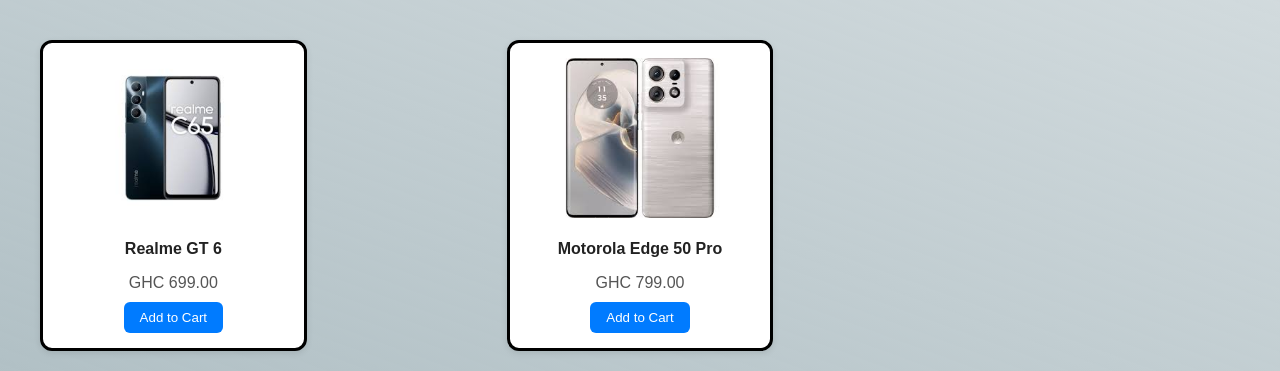
<file: shopping/shop.html>
<!DOCTYPE html>
<html lang="en">
<head>
    <meta charset="UTF-8">
    <meta name="viewport" content="width=device-width, initial-scale=1.0">
    <title>Document</title>
    <link rel="stylesheet" href="shop.css">
</head>
<body>
    <div id="head">
    <H1>SHOPPING</H1>
    <header>
        <nav>
            <a href="shop.html" class="navlinks">Shop</a>
            <a href="cart.html" class="navlinks">Cart</a>
        </nav>
    </header>
    </div>
    <div id="prodiv">

    </div>
    <script type="module" src="new.js"></script>
</body>
</html>
</file>
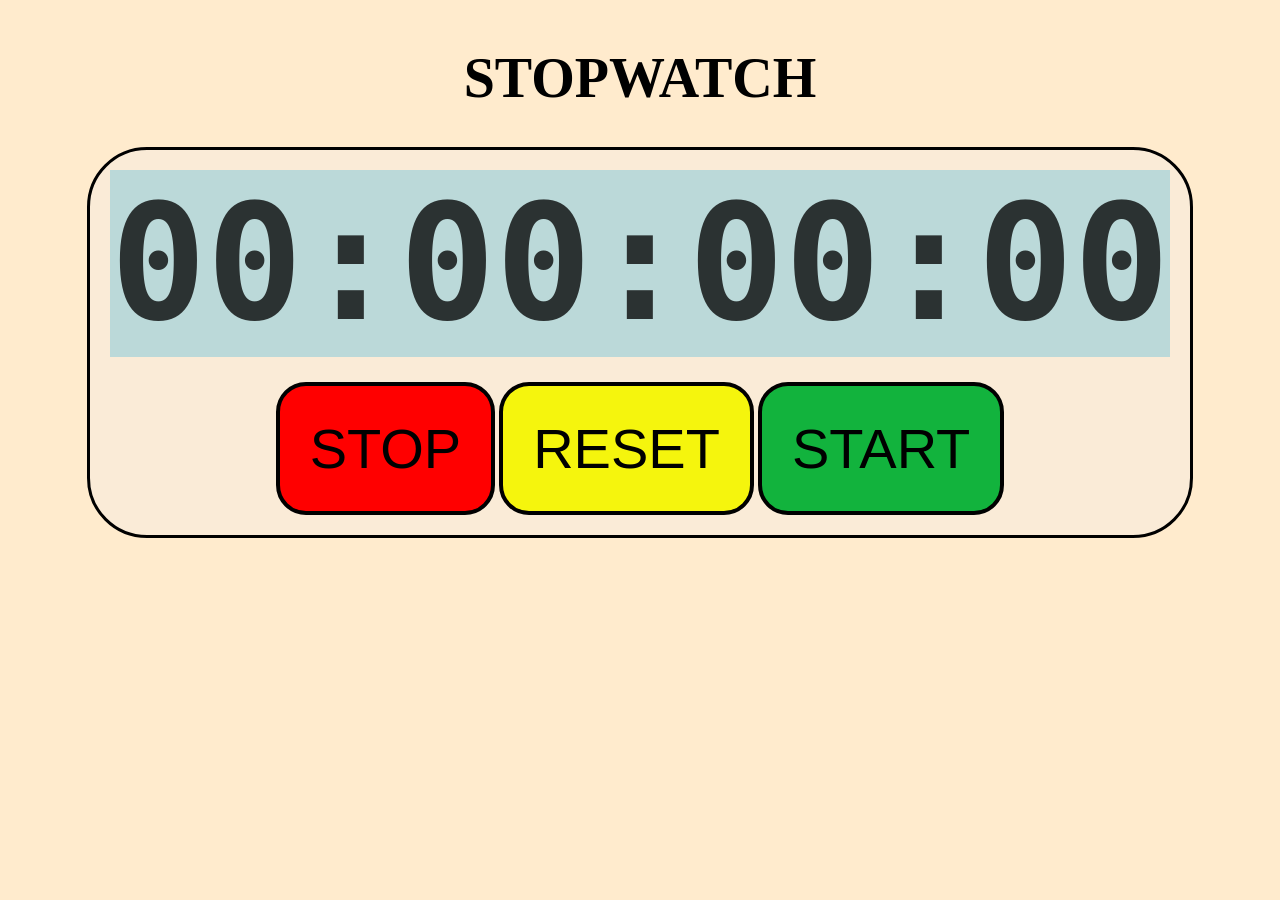
<file: stopwatch/stop.html>
<!DOCTYPE html>
<html lang="en">
<head>
    <meta charset="UTF-8">
    <meta name="viewport" content="width=device-width, initial-scale=1.0">
    <title>Document</title>
    <link rel="stylesheet" href="stop.css">
</head>
<body>
    <h1>STOPWATCH</h1>
    <div id="stop-container">
        <div id="stopwatch">00:00:00:00</div>
        <div id="controls">
            <button id="stop" onclick='stop()'>STOP</button>
            <button id="reset" onclick='reset()'>RESET</button>
            <button id="start" onclick='start()'>START</button>
        </div>
    </div>
    <script src="stop.js"></script>
</body>
</html>
</file>
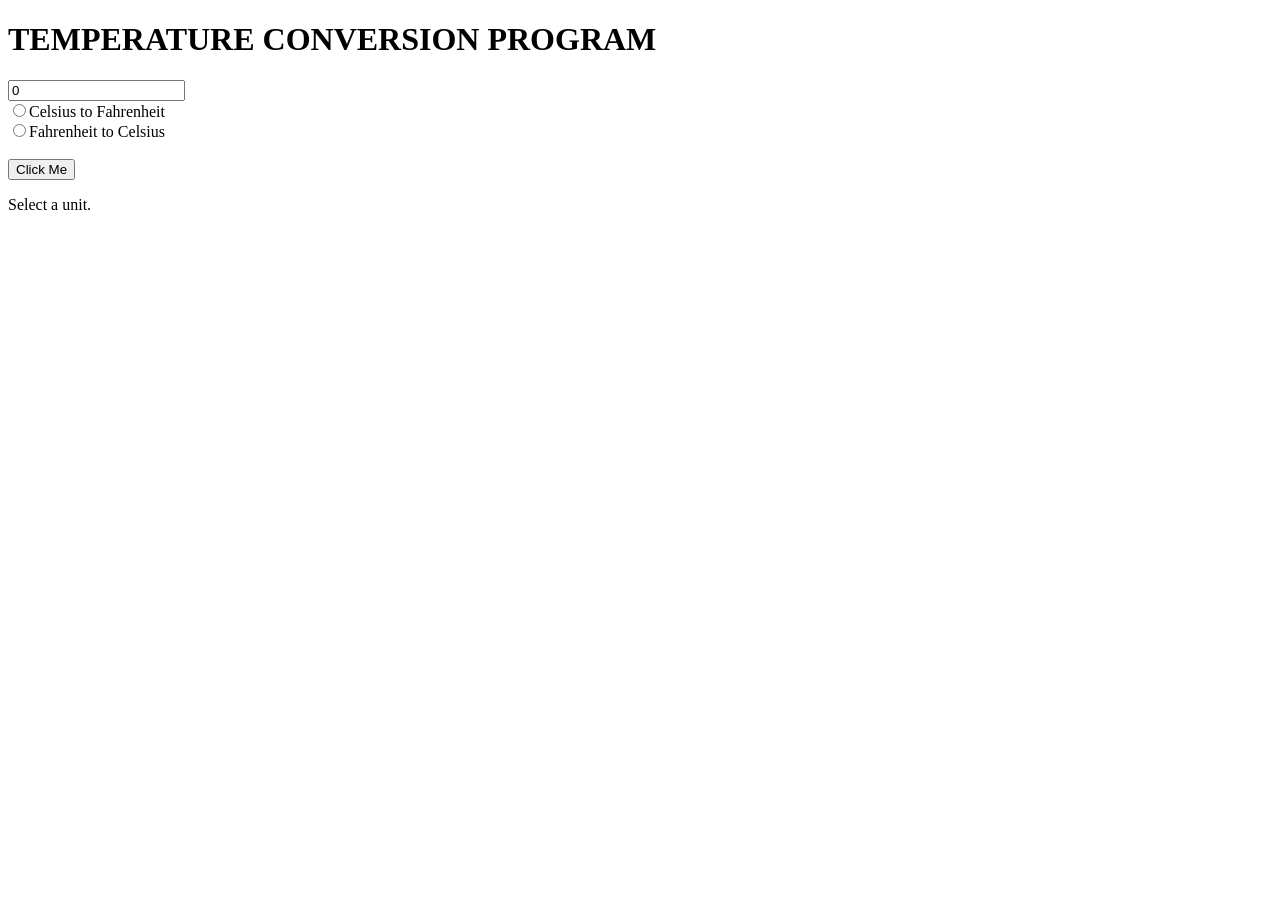
<file: tempproject/temp.html>
<!DOCTYPE html>
<html lang="en">
<head>
    <meta charset="UTF-8">
    <meta name="viewport" content="width=device-width", initial-scale=1.0">
    <title>Document</title>
</head>
<body>
    <h1>TEMPERATURE CONVERSION PROGRAM</h1>
    <input type="number" id="textbox" value="0"><br>
    <input type="radio" id="tofah" name="unit"><label for="fah">Celsius to Fahrenheit</label><br>
    <input type="radio" id="tocel" name="unit"><label for="fah">Fahrenheit to Celsius</label><br>
    <br>
    <button type="button" id="sub">Click Me</button>
    <p id="result">Select a unit.</p>
    <script src="temp.js"></script>
    
</body>
</html>
</file>
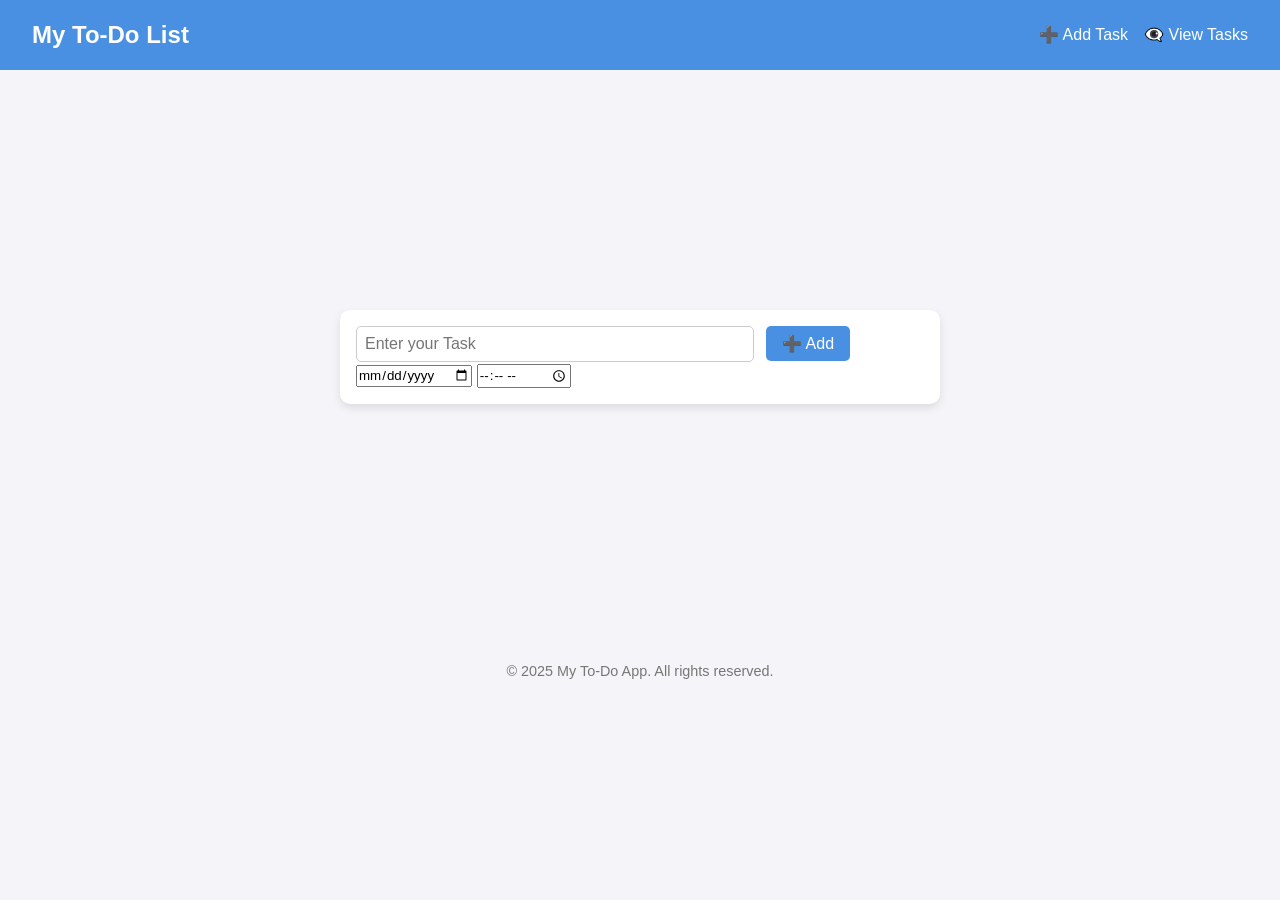
<file: todolist/home.html>
<!DOCTYPE html>
<html lang="en">
<head>
    <meta charset="UTF-8">
    <meta name="viewport" content="width=device-width, initial-scale=1.0">
    <title>Document</title>
    <link rel="stylesheet" href="todo.css">
</head>
<body>
    <header>
        <div>
            <h1>My To-Do List</h1>
        </div>
        <nav>
            <a href="home.html">➕ Add Task</a>
            <a href="list.html">👁️‍🗨️ View Tasks</a>
        </nav>
    </header>
    <main id="taskForm">
        <input type="text" placeholder="Enter your Task" id="taskInput">
        <button id="addTaskBtn">➕ Add</button>
        <input type="date" id="taskDate">
        <input type="time" id="taskTime">
    </main>
    <footer>
        <p>&copy; 2025 My To-Do App. All rights reserved.</p>
    </footer>
    <script src="todo.js"></script>
</body>
</html>
</file>
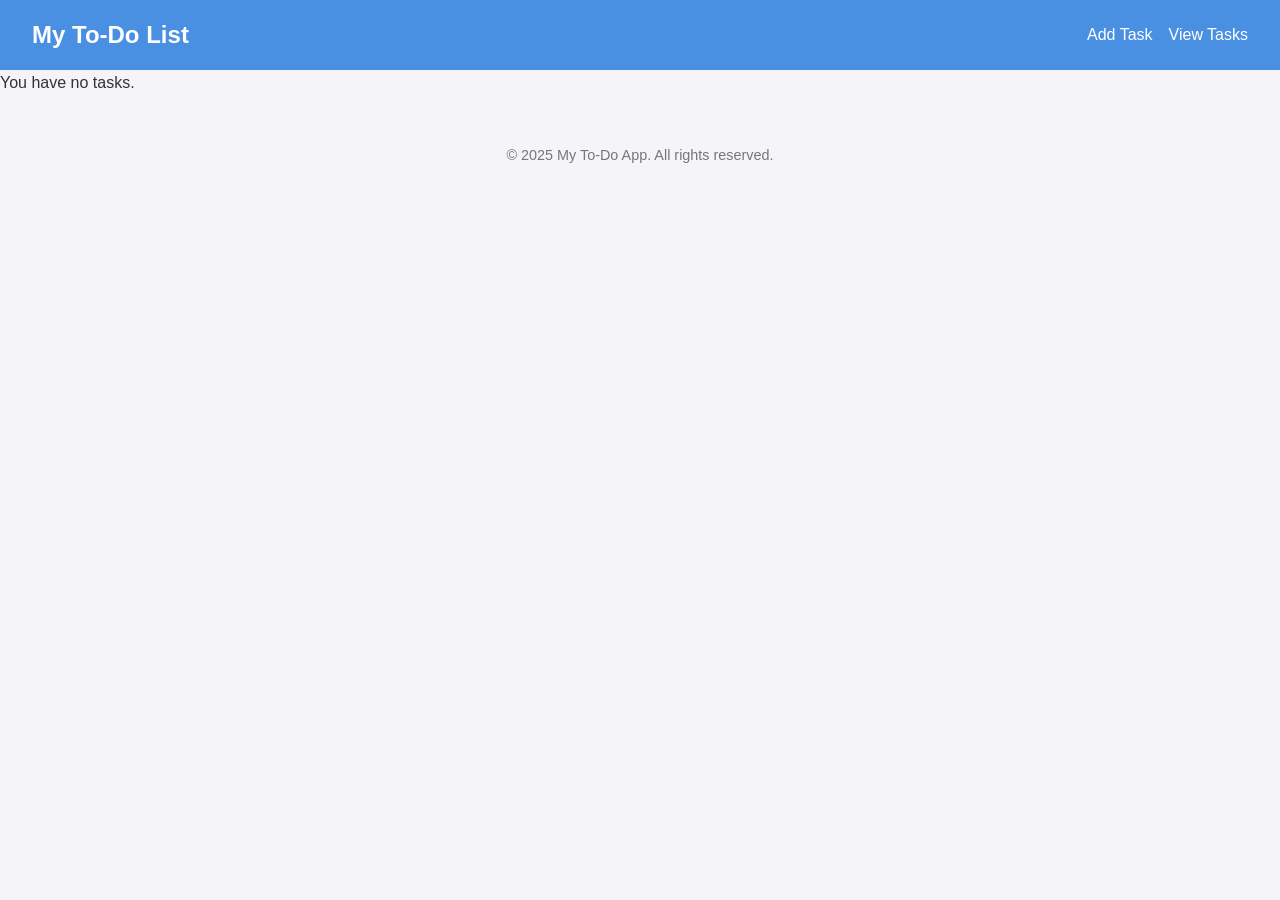
<file: todolist/list.html>
<!DOCTYPE html>
<html lang="en">
<head>
    <meta charset="UTF-8">
    <meta name="viewport" content="width=device-width, initial-scale=1.0">
    <title>Document</title>
    <link rel="stylesheet" href="todo.css">
</head>
<body>
    <header>
        <div>
            <h1>My To-Do List</h1>
        </div>
        <nav>
            <a href="home.html">Add Task</a>
            <a href="list.html">View Tasks</a>
        </nav>
    </header>
    <ul id="taskList">
     
    </ul>
    <footer>
        <p>&copy; 2025 My To-Do App. All rights reserved.</p>
    </footer>
    <script src="todo.js"></script>
</body>
</html>
</file>
<file: calculator/calc.css>
body{
    margin: 0;
    display: flex;
    justify-content: center;
    align-items: center;
    background-color: hsl(0, 0%, 95%);
}
#calc{
    margin-top: 50px;
    margin-bottom: 50px;
    font-family: Arial, sans-serif;
    background-color: hsl(0, 0%, 15%);
    border-radius: 15px;
    max-width: 500px;
    overflow: hidden;
}
#display{
    width: 100%;
    border: none;
    padding: 20px;
    font-size: 5rem;
    text-align: left;
    background-color: hsl(0, 0%, 20%);
    color: white;
}
#keys{
    display: grid;
    grid-template-columns: repeat(4,1fr);
    gap: 10px;
    padding: 25px;
}
button{
    width: 100px;
    height: 100px;
    border:none;
    border-radius: 50%;
    background-color: hsl(0, 0%, 30%);
    color: white;
    font-size: 3rem;
    font-weight: bold;
    cursor: pointer;
}
button:hover{
    background-color: hsl(0, 0%, 40%);
}
button:active{
    background-color: hsl(0, 0%, 50%);
}
.opera{
    background-color:hsl(35, 100%, 55%);
}
.opera:hover{
    background-color: hsl(35, 100%, 65%);
}
.opera:active{
    background-color: hsl(35, 100%, 75%);
}
</file>
<file: dice game/dice.css>
#container{
    font-family: 'Times New Roman', Times, serif;
    text-align: center;
    font-size: 2rem;
    font-weight: bold;
}
#butroll{
    font-size: 1.5rem;
    padding: 10px 15px;
    border: none;
    background-color: rgb(16, 180, 239);
    cursor: pointer;
    font-weight: bold;
    color: white;
}
#butroll:hover{
    background-color: rgb(133, 27, 36);
}
#butroll:active{
    background-color: rgb(44, 37, 144);
}
input{
    width: 150px;
    font-size: 2rem;
    text-align: center;
    font-weight: bold;
}
</file>
<file: digitalclock/diigital.css>
body{
    margin:0;
    background-image: url(images/2.webp);
     background-repeat: no-repeat;
    background-size: cover;
    background-position: center;
    background-attachment: fixed;
     height: 100vh; 
     align-items: center;
}
#clock-container{
    display: flex;
    justify-content: center;
    align-items: center;
    /* border: 2px solid black; */
    height: 100vh;
}
#clock{
    font-weight: bold;
    font-size: 7em;
    text-align: center;
    color: aliceblue;
    /* backdrop-filter: blur(5px); */
}
#datecont{
    border: 5px solid black;
    display: flex;
    justify-content: center;
    align-items: center;
    height: auto;
}
</file>
<file: projectassign/about.css>
body{
    margin: 0px;
    background-color: #f4f4f4;
}
header{
    position: static;
    /* position: fixed; */
    width:auto;
    display: flex;
    align-items: center;
    font-weight: bold;
    padding: 20px 40px;
    font-family: "Helvetica Neue", Arial, sans-serif;
    box-sizing: border-box;
}
.firstnav{
  display: flex;
  align-items: center;
  gap: 10px;
}
.firstnav .dot{
   width:45px;
   height: 40px;
   background-color:#f5b800;
   border-radius: 50%;
   display: inline-block;
}
.firstnav h1{
    font-size: 2em;
    font-weight: bold;
    margin: 0;
}
nav{
    display: flex;
    align-items: center;
    /* border: 2px solid black; */
    gap: 25px;
    margin-left: 50em;
}
nav a{
    text-decoration: none;
    color: #000;
    font-weight: 400;
    font-size: 1rem;
    padding: 0 10px;
    border-left: 1px solid #999; 
    cursor: pointer;
}
nav a:first-child{
    border-left: none;
}
nav a:hover{
    color: #c2a550;
    transition: color 0.3s ease;
}
.quote{
    font-weight: bold;
    margin-bottom: 90px;
    font-size: 1.5em;
}
footer{
    display: flex;
    gap: 500px;
    margin-top:100px ;
    margin-left: 20px;
    margin-right: 3px;
    height: auto;
    border-top: 1px solid black;
    height:5em ;
    padding-top: 50px;
    padding-bottom: 30px;
 
}
.about{
    display: flex;
    padding: 100px;
    padding-right: 200px;
    
}
.first{
    gap: 400px;
    line-height: 1.3;
}
.second{
    gap: 400px;
}
.third{
    gap: 280px;
}
.fourth{
    gap: 350px;
}
.about h2{
    font-size: 2em;
    font-weight: bold;
}
.about p{
    font-size: 1.2em;
    color: #333;
    line-height: 2;
}
</file>
<file: projectassign/contact.css>
body{
    margin: 0px;
    background-color: #f4f4f4;
}
header{
    position: static;
    /* position: fixed; */
    width:auto;
    display: flex;
    align-items: center;
    font-weight: bold;
    padding: 20px 40px;
    font-family: "Helvetica Neue", Arial, sans-serif;
    box-sizing: border-box;
}
.firstnav{
  display: flex;
  align-items: center;
  gap: 10px;
}
.firstnav .dot{
   width:45px;
   height: 40px;
   background-color:#f5b800;
   border-radius: 50%;
   display: inline-block;
}
.firstnav h1{
    font-size: 2em;
    font-weight: bold;
    margin: 0;
}
nav{
    display: flex;
    align-items: center;
    /* border: 2px solid black; */
    gap: 25px;
    margin-left: 50em;
}
nav a{
    text-decoration: none;
    color: #000;
    font-weight: 400;
    font-size: 1rem;
    padding: 0 10px;
    border-left: 1px solid #999; 
    cursor: pointer;
}
nav a:first-child{
    border-left: none;
}
nav a:hover{
    color: #c2a550;
    transition: color 0.3s ease;
}
.quote{
    font-weight: bold;
    margin-bottom: 20px;
    font-size: 1.5em;
}
.simp{
    font-size: 1em;
    font-weight: 500;
}
.form{
    display: flex;
    align-items: center;
    justify-content: center;
    gap: 400px;
    margin: 50px;
    margin-top: 150px;
    margin-bottom: 200px;
}
.contact{
    font-size: 3.5em;
    margin: 0;
}
.phone{
    margin: 0;
}
.email{
    margin: 0;
}
.form p{
    margin: 0;
    margin-bottom: 30px;
}
.firstform{
    /* display: flex; */
    gap: 30px;
}
.nameform{
    display: block;
}
.nameform input{
    width: auto;
    height: 30px;
    background-color: #999;
}
footer{
    display: flex;
    gap: 500px;
    margin-top:100px ;
    margin-left: 20px;
    margin-right: 3px;
    height: auto;
    border-top: 1px solid black;
    height:5em ;
    padding-top: 50px;
    padding-bottom: 30px;
 
}
</file>
<file: projectassign/home.css>
body{
    margin: 0px;
    background-color: #f4f4f4;
}
header{
    position: static;
    /* position: fixed; */
    width:auto;
    display: flex;
    align-items: center;
    font-weight: bold;
    padding: 20px 40px;
    font-family: "Helvetica Neue", Arial, sans-serif;
    box-sizing: border-box;
}
.firstnav{
  display: flex;
  align-items: center;
  gap: 10px;
}
.firstnav .dot{
   width:45px;
   height: 40px;
   background-color:#f5b800;
   border-radius: 50%;
   display: inline-block;
}
.firstnav h1{
    font-size: 2em;
    font-weight: bold;
    margin: 0;
}
nav{
    display: flex;
    align-items: center;
    /* border: 2px solid black; */
    gap: 25px;
    margin-left: 50em;
}
nav a{
    text-decoration: none;
    color: #000;
    font-weight: 400;
    font-size: 1rem;
    padding: 0 10px;
    border-left: 1px solid #999; 
    cursor: pointer;
}
nav a:first-child{
    border-left: none;
}
nav a:hover{
    color: #c2a550;
    transition: color 0.3s ease;
}

.first{
    /* border: 5px solid black; */
    display: flex;
    align-items: center;
    justify-content: center;
    padding: 100px 80px ;
    gap:50px ;
    box-sizing: border-box;
}
.image img{
    height: 600px;
    width: 600px;
    object-fit: cover;
    filter: grayscale(100%);
    border-radius: 50%;
}
.alil{
    max-width: 500px;
}
.alil h1{
    font-size: 6em;
    font-weight: bold;
    margin-bottom:30px;
    font-family:'Times New Roman', Times, serif;
}
.alil h2{
    font-size: 2rem;
    font-weight: bold;
    color: #111;
    margin-bottom: 15px;
}
.alil p{
    font-size: 1.2em;
    line-height: 1.6;
    color: #333;
    margin-bottom: 40px;
}
.introbuttons{
    display: flex;
    gap: 30px;
}
.introbuttons a{
    border: 1px solid black;
    text-align: center;
    width: 110px;
    height:auto;
    border-radius: 50%;
    font-weight:bold ;
    text-decoration: none;
    color: #000;
    padding-top: 80px;
    padding-bottom: 80px;
    padding-left: 30px;
    padding-right: 30px;
    font-size: 1.5em;
}
.introbuttons a:first-child{
    background-color: #f64b3c;
}
.sec{
    background-color: #f5b800;
}
.introbuttons a:hover{
    transform: scale(1.05);
    box-shadow: 0 4px 10px rgba(0, 0, 0, 0.1);
    background-color: white;
}
footer{
    display: flex;
    gap: 500px;
    margin-top:100px ;
    margin-left: 20px;
    margin-right: 3px;
    height: auto;
    border-top: 1px solid black;
    height:5em ;
    padding-top: 50px;
    padding-bottom: 30px;
 
}
</file>
<file: quiz/quiz.css>
/* =======================
   Global styles
======================= */
* {
  box-sizing: border-box;
  margin: 0;
  padding: 0;
}

body {
  font-family: 'Arial', sans-serif;
  display: flex;
  justify-content: center;
  align-items: center;
  min-height: 100vh;
  background: linear-gradient(to right, #6a11cb, #2575fc);
  color: #333;
}

/* =======================
   Quiz container
======================= */
#quiz-container {
  background: #fff;
  border-radius: 12px;
  padding: 30px 40px;
  box-shadow: 0 10px 25px rgba(0,0,0,0.2);
  width: 400px;
  max-width: 90%;
  text-align: center;
  position: relative;
}

/* =======================
   Question text
======================= */
#question {
  font-size: 1.4rem;
  font-weight: bold;
  margin-bottom: 25px;
  color: #333;
}

/* =======================
   Answer buttons
======================= */
.answer-buttons {
  display: flex;
  flex-direction: column;
  gap: 12px;
}

.btn {
  padding: 12px 20px;
  border-radius: 8px;
  border: none;
  background-color: #f0f0f0;
  font-size: 1rem;
  cursor: pointer;
  transition: 0.3s;
}

.btn:hover {
  background-color: #dcdcdc;
}

/* Correct and Incorrect styles */
.correct {
  background-color: #4caf50 !important;
  color: #fff;
}

.incorrect {
  background-color: #f44336 !important;
  color: #fff;
}

/* Disable button pointer after click */
.btn:disabled {
  cursor: not-allowed;
  opacity: 0.8;
}

/* =======================
   Next button
======================= */
#next-btn {
  margin-top: 25px;
  padding: 12px 25px;
  font-size: 1rem;
  background-color: #007bff;
  color: #fff;
  border: none;
  border-radius: 8px;
  cursor: pointer;
  transition: 0.3s;
}

#next-btn:hover {
  background-color: #0056b3;
}

/* =======================
   Score display
======================= */
#quiz-container .score {
  font-size: 1.3rem;
  font-weight: bold;
  margin-bottom: 20px;
}

/* =======================
   Responsive adjustments
======================= */
@media (max-width: 450px) {
  #quiz-container {
    padding: 20px;
  }

  #question {
    font-size: 1.2rem;
  }

  .btn {
    font-size: 0.95rem;
    padding: 10px;
  }

  #next-btn {
    font-size: 0.95rem;
    padding: 10px 20px;
  }
}
</file>
<file: shopping/shop.css>
body {
  font-family: 'Poppins', sans-serif;
  background-image: linear-gradient(200deg,rgb(200,150,120), #FFFF,rgba(100,130,140,0.5));
  color: #333;
  margin: 0;
  padding: 20px;
}
h1 {
  text-align: center;
  margin-bottom: 30px;
  color: #222;
}
#prodiv{
    display: grid;
    grid-template-columns: repeat(auto-fit,minmax(220px,1fr));
    gap: 200px;
    max-width: 1200px;
    margin: 0 auto;
}
.ind{
    border:3px solid black ;
  background: #fff;
  border-radius: 12px;
  padding: 15px;
  box-shadow: 0 2px 6px rgba(0, 0, 0, 0.1);
  transition: transform 0.2s ease, box-shadow 0.2s ease;
  text-align: center;
}
.ind:hover {
  transform: translateY(-5px);
  box-shadow: 0 4px 12px rgba(0, 0, 0, 0.15);
}
.ind img {
  width: 100%;
  height: 160px;
  object-fit: contain;
  margin-bottom: 10px;
}
.ind h3 {
  font-size: 1rem;
  color: #222;
  margin: 8px 0 4px;
}
.ind p {
  color: #555;
  margin-bottom: 10px;
  font-weight: 500;
}
.ind button {
  background-color: #007bff;
  color: white;
  border: none;
  padding: 8px 16px;
  border-radius: 6px;
  cursor: pointer;
  transition: background-color 0.3s ease;
}
.button:hover {
  background-color: #0056b3;
}
nav{
    /* border: 2px solid black; */
    margin-left: 85em;
    /* gap: 100em; */
    margin-bottom: 30px;
}
.navlinks{
 color: black;
 text-decoration: none;
 gap: 25px;
 border-left: 1px solid black;
 cursor: pointer;
}
.navlinks:first-child{
    border-left: none;
}
.navlinks:hover{
    color: #007bff;
}
.cart-item{
   border:1px solid #ddd; 
   padding:10px; 
   margin:8px; 
   display:flex; 
   gap:12px; 
   align-items:center; 
}
</file>
<file: stopwatch/stop.css>
body{
    display: flex;
    flex-direction: column;
    align-items: center;
    background-color: blanchedalmond;
}
h1{
    font-weight: bold;
    font-size: 3.5em;
    text-align: center;
}
#stop-container{
    display: flex;
    flex-direction: column;
    border: 3px solid black;
    font-size: 1rem;
    align-items: center;
    border-radius: 60px;
    padding: 20px;
    background-color: antiquewhite;  
}
#stopwatch{
    font-size: 10rem;
    font-family: monospace;
    font-weight: bold;
    color: rgba(0, 0, 0, 0.773);
    margin-bottom: 25px;
    background-color: rgb(187, 217, 217);
}
#controls{
    display: inline;
    font-weight: bold;
}
#stop{
    background-color: red;
    padding: 30px;
    /* padding-right: 80px; */
    align-items: center;
    text-align: center;
    font-size: 3.5em;
    border-radius: 30px;
    border: 4px solid black;
    cursor: pointer;
}
#reset{
    background-color: rgb(245, 245, 13);
    padding: 30px;
    /* padding-right: 80px; */
    align-items: center;
    text-align: center;
    font-size: 3.5em;
    border-radius: 30px;
    border: 4px solid black;
    cursor: pointer;
}
#start{
    background-color: rgb(18, 179, 61);
    padding: 30px;
    /* padding-right: 80px; */
    align-items: center;
    text-align: center;
    font-size: 3.5em;
    border: 4px solid black;
    border-radius: 30px;
    cursor: pointer;
}
#stop:hover{
    background-color: rgb(244, 152, 152);
}
#start:hover{
    background-color: rgb(136, 242, 136);
}
#reset:hover{
    background-color: rgb(249, 249, 135);
}
</file>
<file: todolist/todo.css>
/* ------------------------
   Global Styles
------------------------ */
* {
  box-sizing: border-box;
  margin: 0;
  padding: 0;
  font-family: 'Segoe UI', Tahoma, Geneva, Verdana, sans-serif;
}

body {
  background-color: #f4f4f9;
  color: #333;
  line-height: 1.6;
}

/* ------------------------
   Navbar
------------------------ */
header {
  background-color: #4a90e2;
  color: #fff;
  padding: 1rem 2rem;
  display: flex;
  justify-content: space-between;
  align-items: center;
}

header div h1 {
  font-size: 1.5rem;
}

header nav{
  list-style: none;
  display: flex;
  gap: 1rem;
}

header nav a {
  color: #fff;
  text-decoration: none;
  font-weight: 500;
}

header nav a:hover {
  text-decoration: underline;
}

/* ------------------------
   Main Content
------------------------ */
main {
  max-width: 600px;
  margin: 15rem auto;
  padding: 1rem;
  background-color: #fff;
  border-radius: 10px;
  box-shadow: 0 4px 8px rgba(0,0,0,0.1);
  
}

/* ------------------------
   Input Section (Home Page)
------------------------ */
input[type="text"] {
  width: 70%;
  padding: 0.5rem;
  border: 1px solid #ccc;
  border-radius: 5px;
  font-size: 1rem;
}

button {
  padding: 0.5rem 1rem;
  margin-left: 0.5rem;
  border: none;
  border-radius: 5px;
  background-color: #4a90e2;
  color: #fff;
  font-size: 1rem;
  cursor: pointer;
  transition: background-color 0.3s ease;
}

button:hover {
  background-color: #357ab8;
}

/* ------------------------
   Task List (List Page)
------------------------ */
ul {
  list-style: none;
  padding: 0;
}

li {
  background-color: #f9f9f9;
  margin-bottom: 0.5rem;
  padding: 0.75rem 1rem;
  border-radius: 5px;
  /* display: flex; */
  /* justify-content: space-between; */
  align-items: center;
}
/* Hide the default browser checkbox */
.check {
  appearance: none;           /* Removes default checkbox styling */
  -webkit-appearance: none;   /* For Safari */
  -moz-appearance: none;      /* For Firefox */
  
  width: 20px;
  height: 20px;
  border: 2px solid #4a90e2;  /* Blue border */
  border-radius: 50%;         /* Makes it circular */
  outline: none;
  cursor: pointer;
  transition: background-color 0.3s, border-color 0.3s;
  vertical-align: middle;
}

/* Checked state */
.check:checked {
  background-color: #4a90e2;  /* Fill circle */
  border-color: #4a90e2;
  position: relative;
}

/* Optional: Add a white checkmark inside */
.check:checked::after {
  content: "✔";
  color: white;
  font-size: 14px;
  position: absolute;
  top: 0;
  left: 4px;
}

li p{
    margin-left: 2em;
    font-size: 1.3em;
}
.taskbut{
    margin-left: 75em;
    gap: 50;
}

.check.completed {
  text-decoration: line-through;
  color: #888;
}

.del-but{
    margin-left: 100rem;
  background-color: #e74c3c;
  margin-left: 0.5rem;
}

.del-but:hover {
  background-color: #c0392b;
}

/* ------------------------
   Footer
------------------------ */
footer {
  text-align: center;
  padding: 1rem;
  background-color: #f4f4f9;
  color: #777;
  margin-top: 2rem;
  font-size: 0.9rem;
}

/* ------------------------
   Responsive Design
------------------------ */
@media (max-width: 600px) {
  input[type="text"] {
    width: 100%;
    margin-bottom: 0.5rem;
  }

  button {
    width: 100%;
    margin-left: 0;
  }

  nav {
    flex-direction: column;
    gap: 0.5rem;
  }
}
</file>
